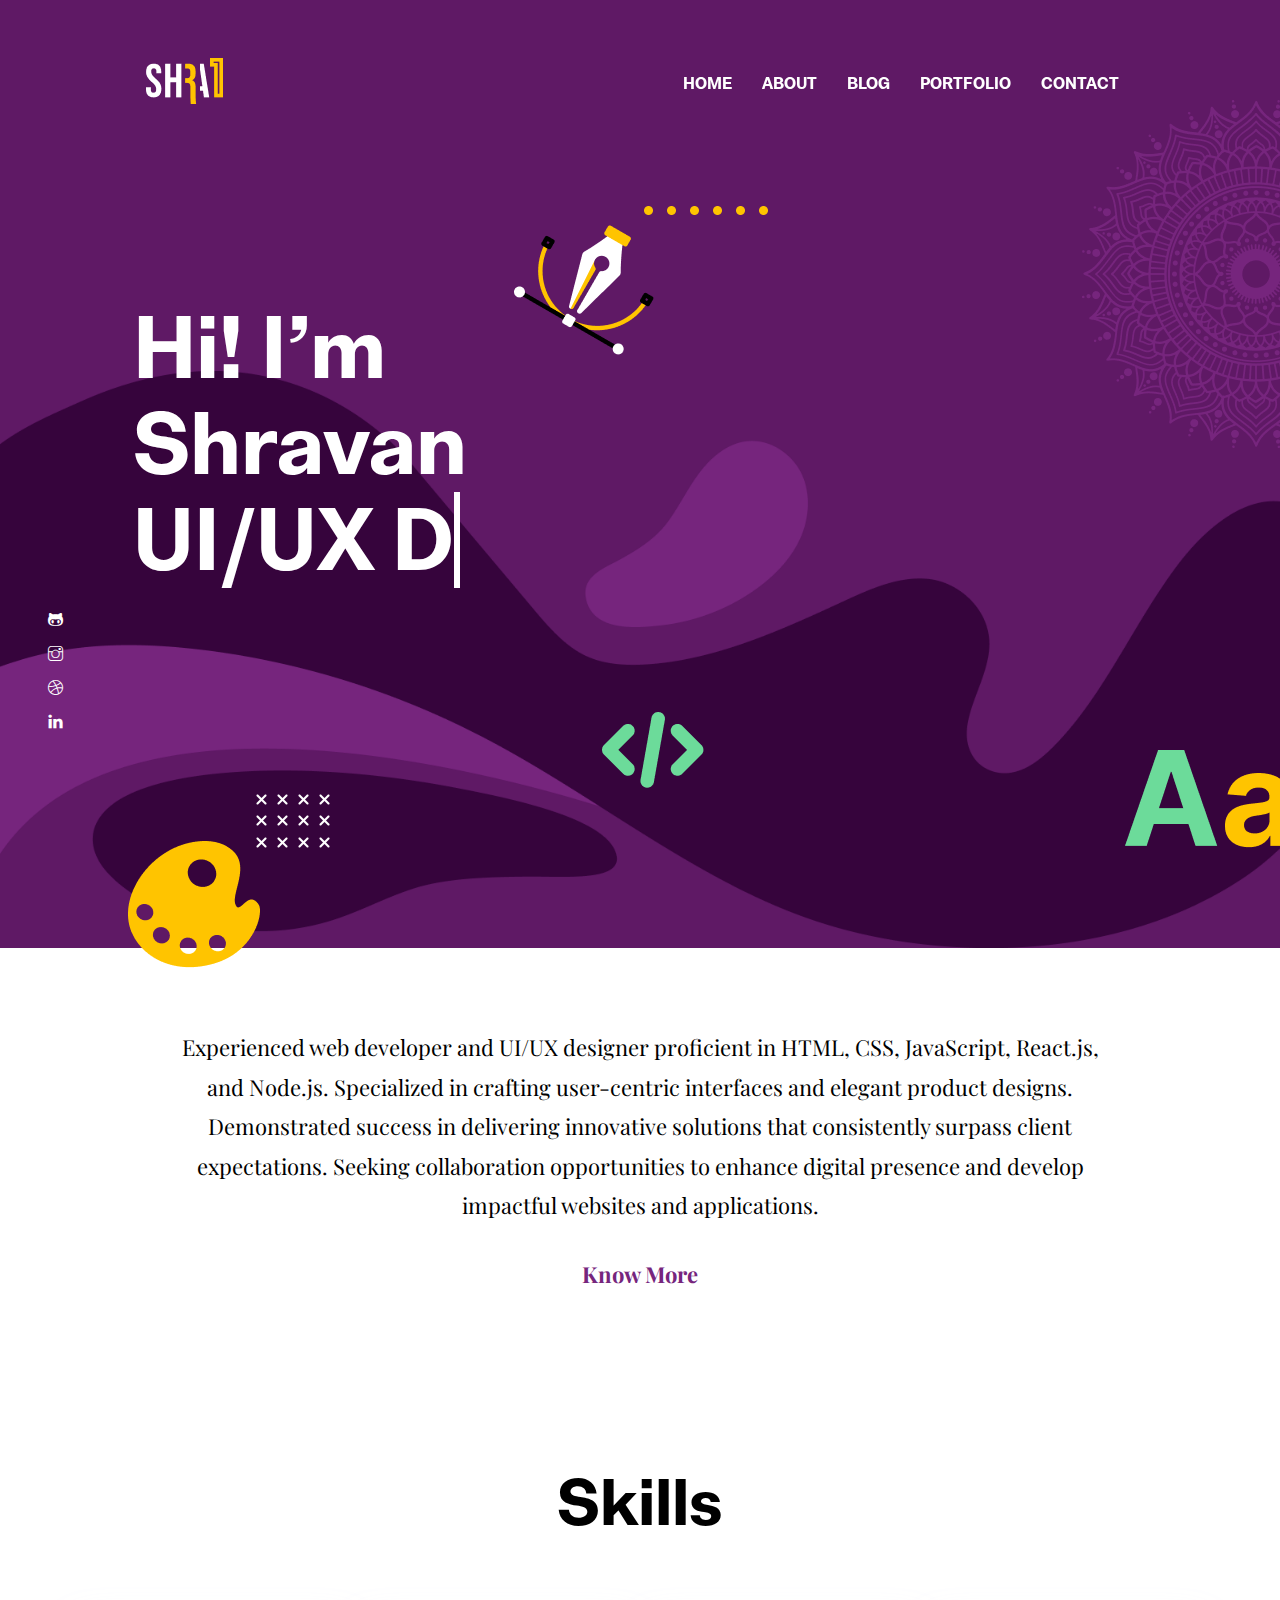
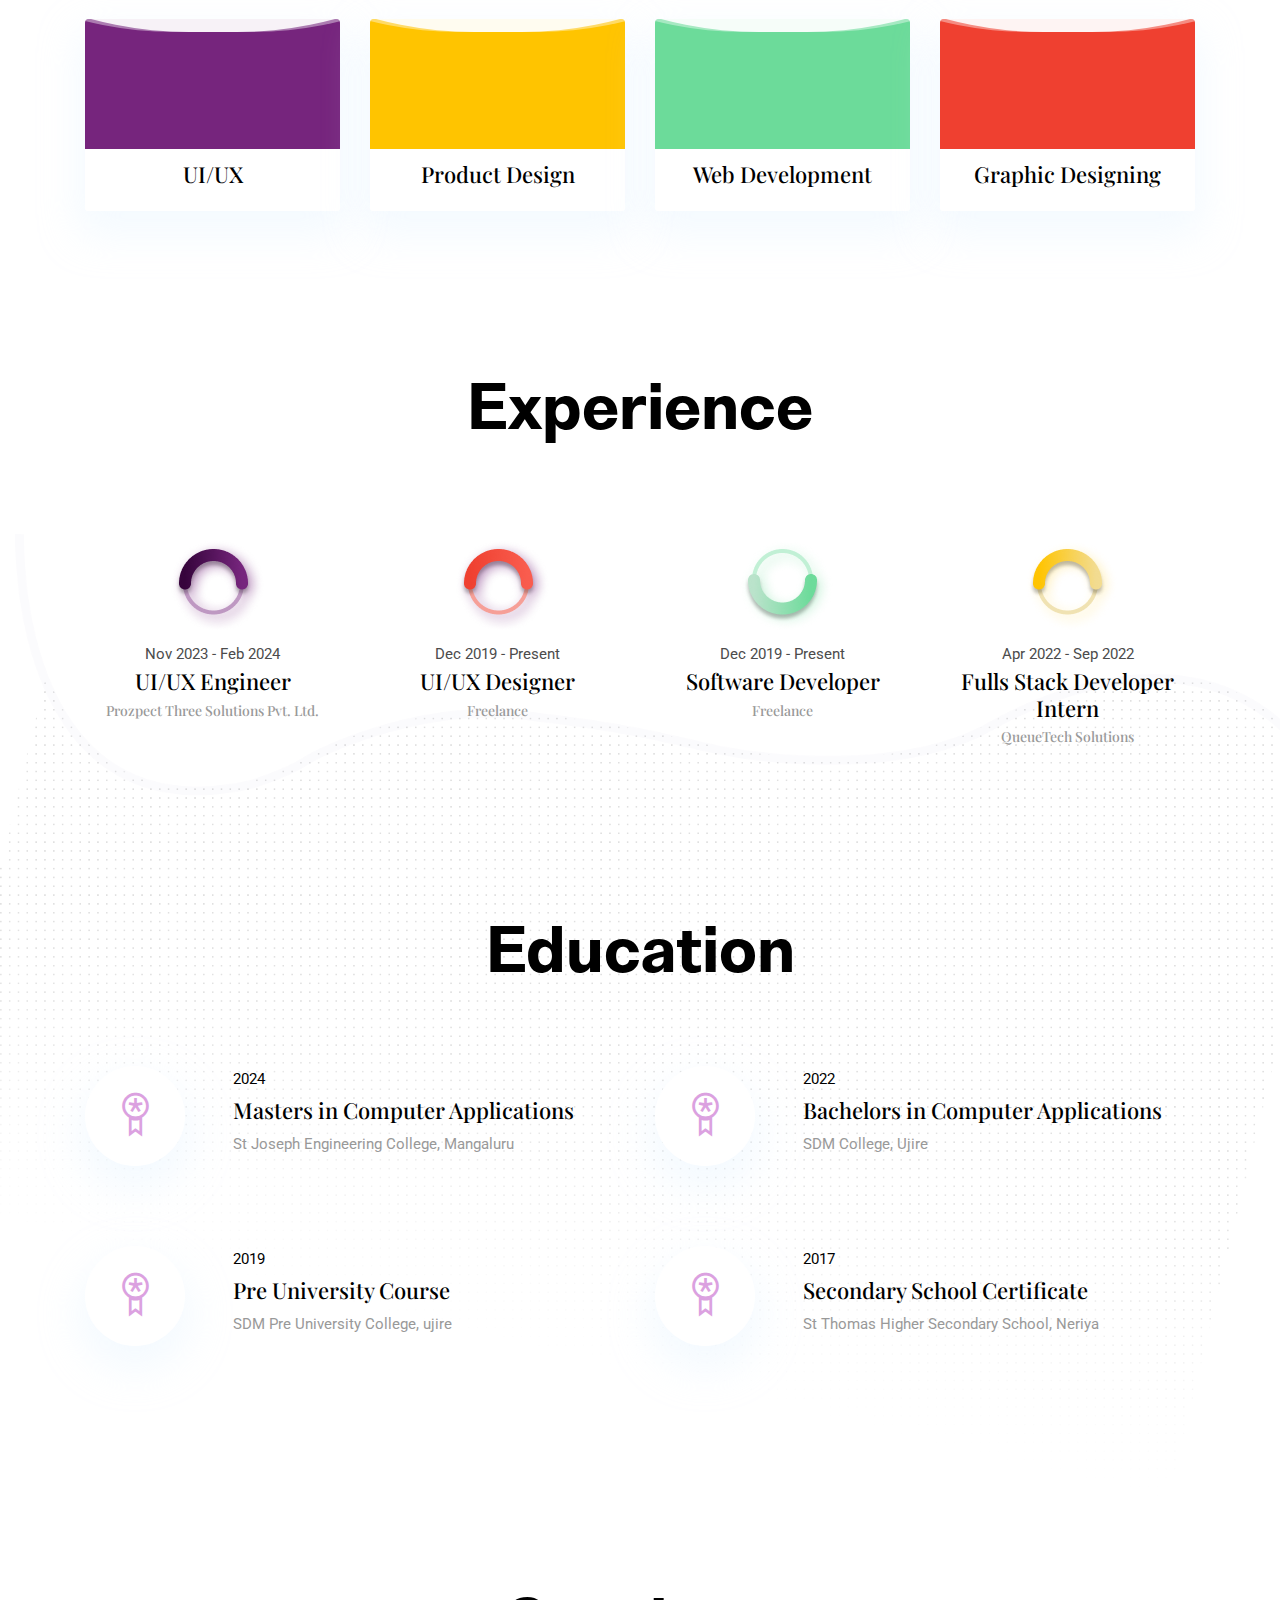
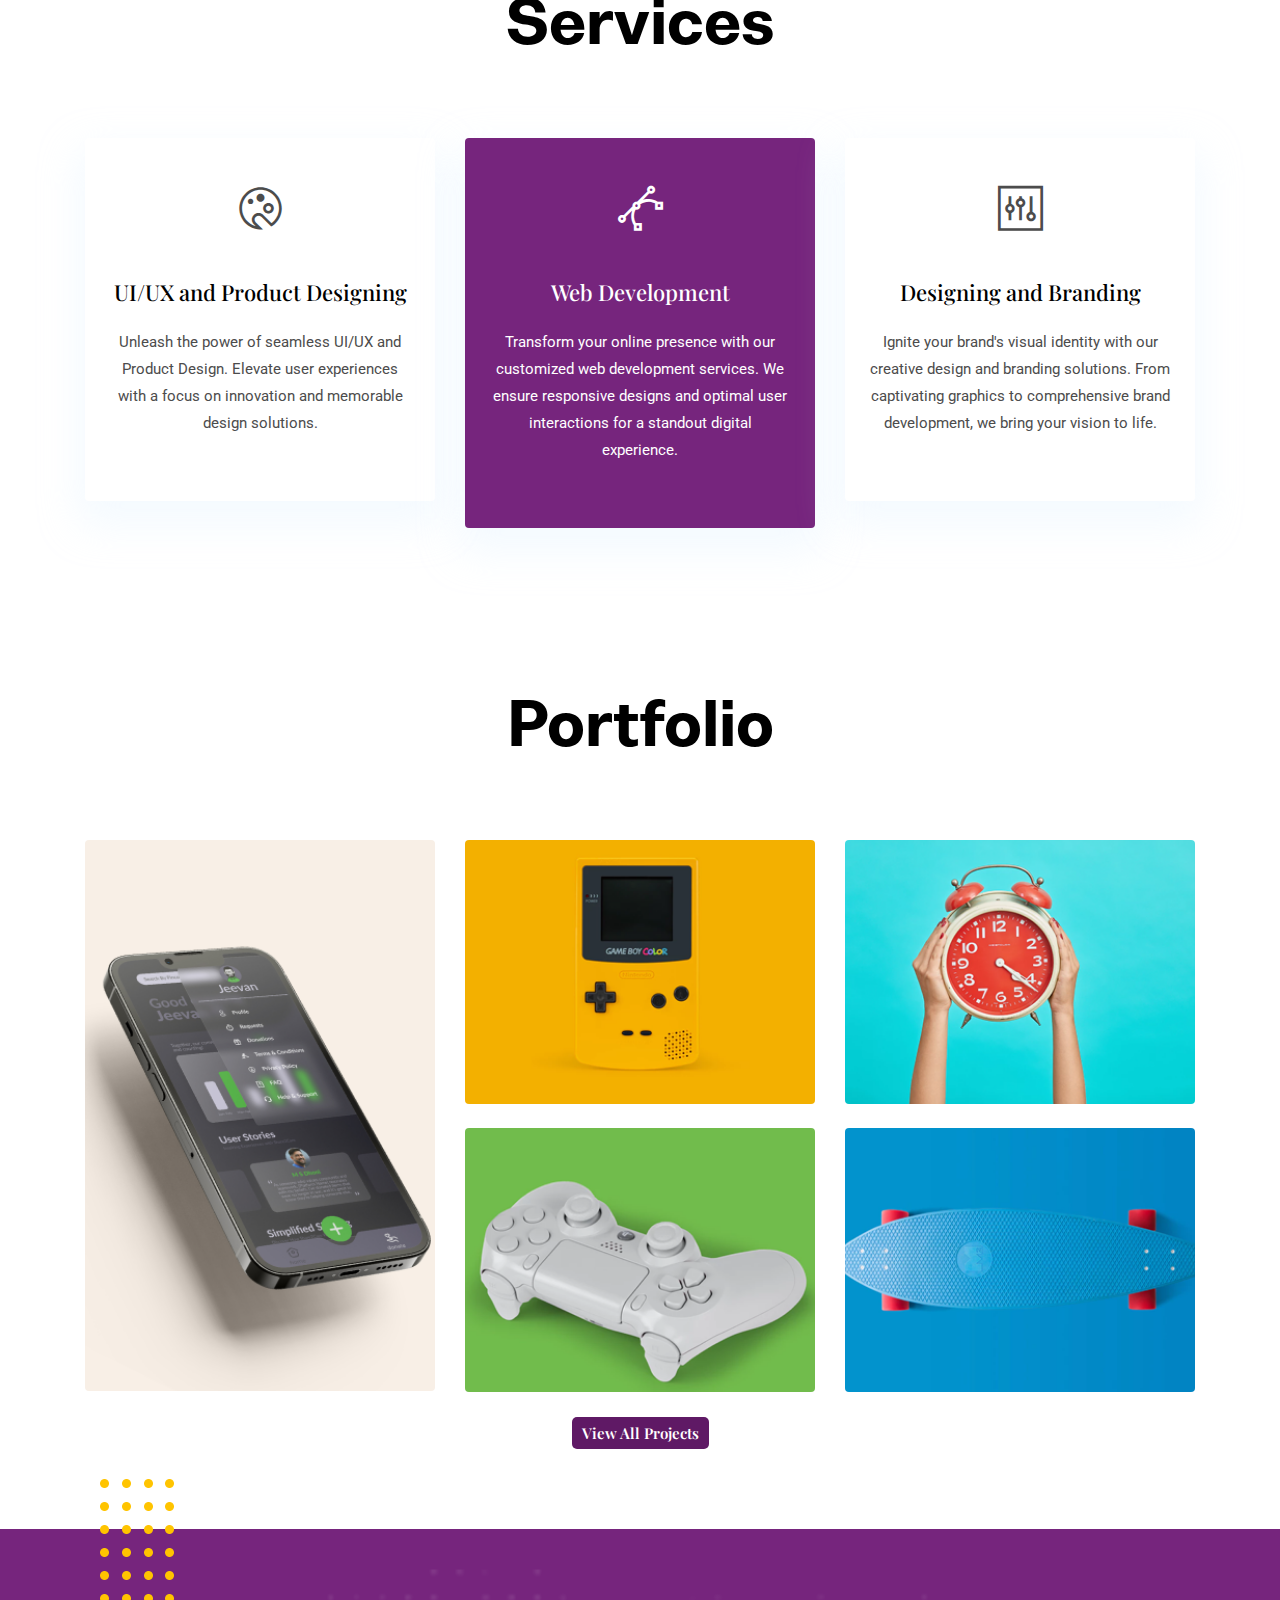
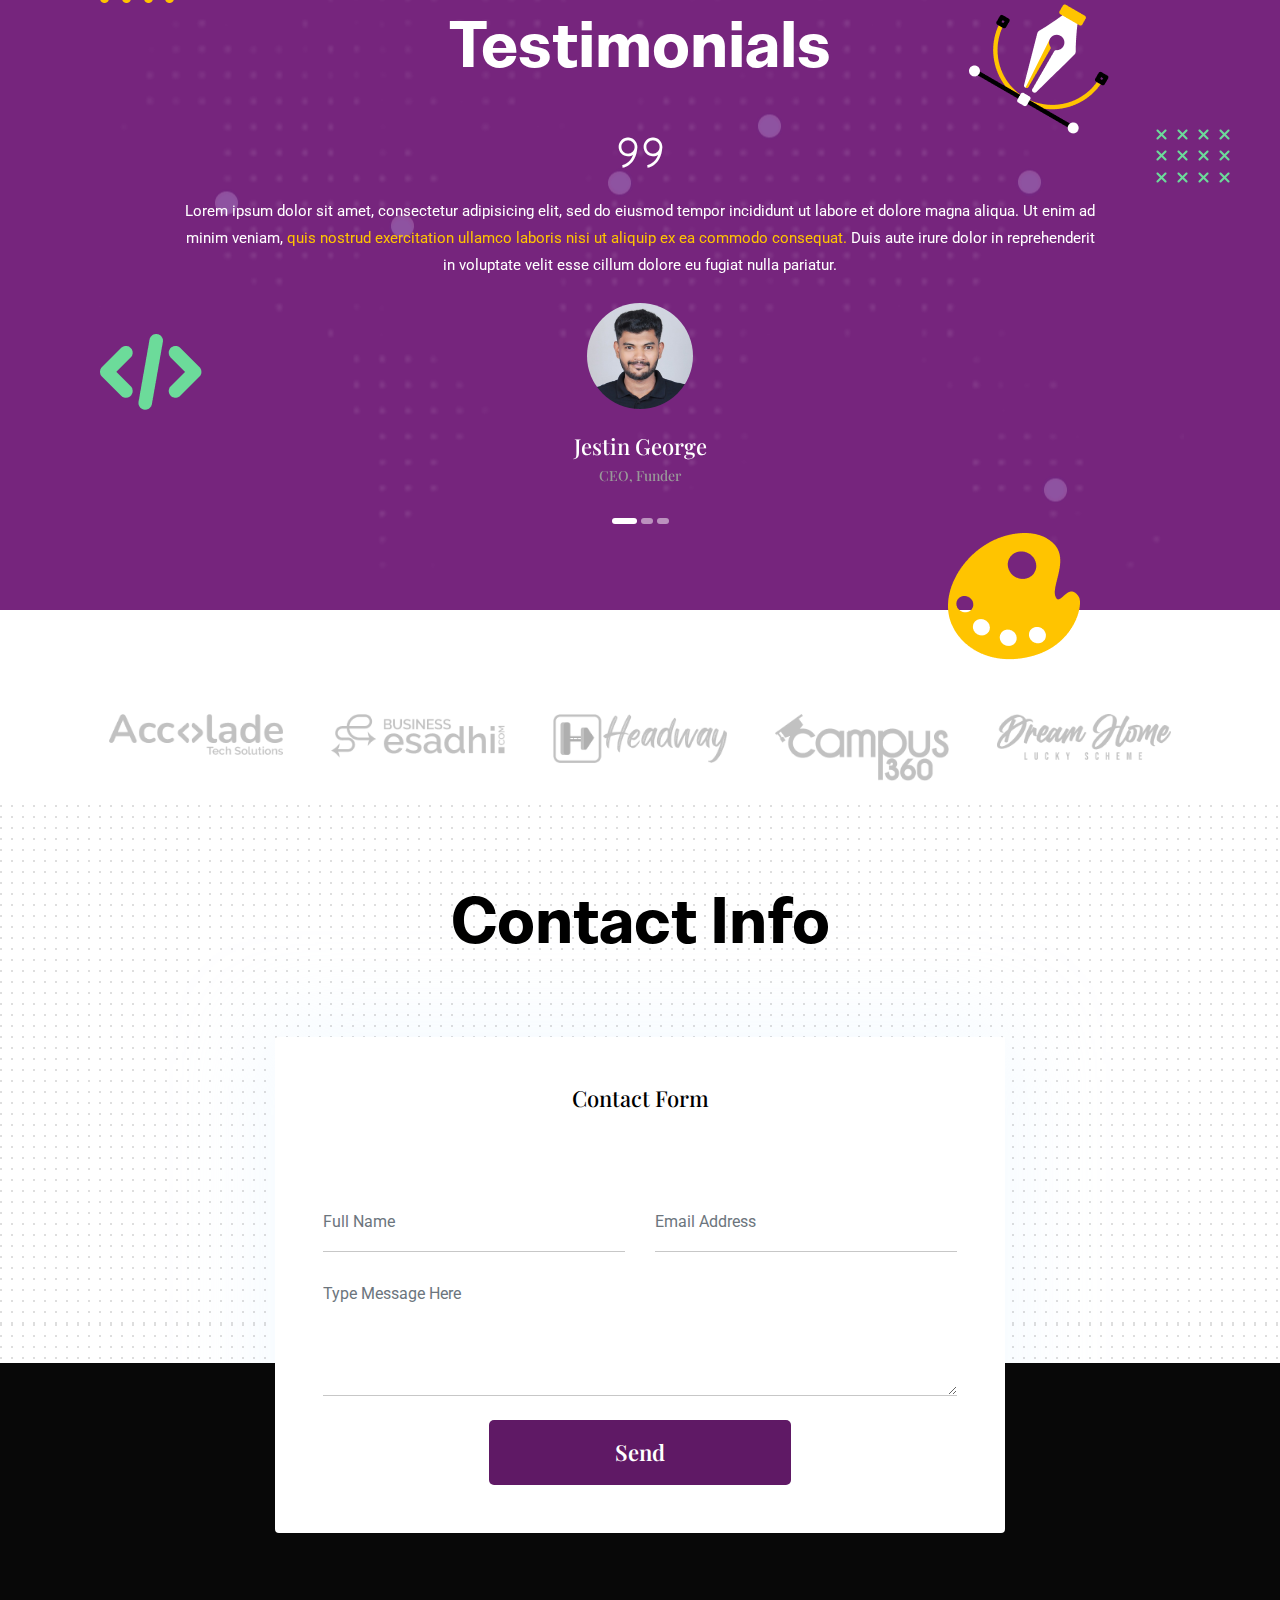
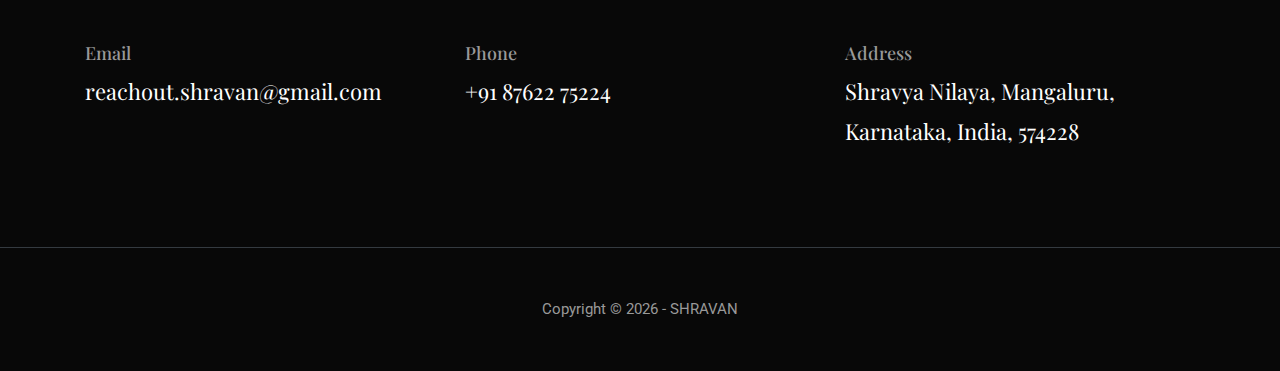
<file: index.html>
<!DOCTYPE html>
<html lang="zxx">
    <head>
        <meta charset="utf-8" />
        <title>Shravan | Portfolio</title>
        <link rel="icon" href="/images/favicon.svg" type="image/png" />

        <!-- mobile responsive meta -->
        <meta name="viewport" content="width=device-width, initial-scale=1" />
        <meta
            name="viewport"
            content="width=device-width, initial-scale=1, maximum-scale=1"
        />

        <!-- ** Plugins Needed for the Project ** -->
        <!-- Bootstrap -->
        <link rel="stylesheet" href="plugins/bootstrap/bootstrap.min.css" />
        <!-- slick slider -->
        <link rel="stylesheet" href="plugins/slick/slick.css" />
        <!-- themefy-icon -->
        <link rel="stylesheet" href="plugins/themify-icons/themify-icons.css" />

        <!-- Main Stylesheet -->
        <link href="css/style.css" rel="stylesheet" />

        <!--Favicon-->
        <link
            rel="shortcut icon"
            href="images/favicon.ico"
            type="image/x-icon"
        />
        <link rel="icon" href="images/favicon.svg" type="image/x-icon" />
    </head>

    <body>
        <header class="navigation fixed-top">
            <nav class="navbar navbar-expand-lg navbar-dark">
                <a class="navbar-brand font-tertiary h3" href="index.html"
                    ><img src="images/logo2.png" alt="Myself"
                /></a>
                <button
                    class="navbar-toggler"
                    type="button"
                    data-toggle="collapse"
                    data-target="#navigation"
                    aria-controls="navigation"
                    aria-expanded="false"
                    aria-label="Toggle navigation"
                >
                    <span class="navbar-toggler-icon"></span>
                </button>

                <div
                    class="collapse navbar-collapse text-center"
                    id="navigation"
                >
                    <ul class="navbar-nav ml-auto">
                        <li class="nav-item active">
                            <a class="nav-link" href="index.html">Home</a>
                        </li>
                        <li class="nav-item">
                            <a class="nav-link" href="about.html">about</a>
                        </li>
                        <li class="nav-item">
                            <a class="nav-link" href="blog.html">Blog</a>
                        </li>
                        <li class="nav-item">
                            <a class="nav-link" href="portfolio.html"
                                >Portfolio</a
                            >
                        </li>
                        <li class="nav-item">
                            <a class="nav-link" href="contact.html">Contact</a>
                        </li>
                    </ul>
                </div>
            </nav>
        </header>

        <!-- hero area -->
        <section class="hero-area bg-primary" id="parallax">
            <div class="container">
                <div class="row">
                    <div class="col-lg-11 mx-auto">
                        <h1 class="text-white font-tertiary">
                            Hi! I’m <br />
                            Shravan <br />
                            <span
                                class="typewrite"
                                data-period="1000"
                                data-type='[ "UI/UX Designer", "Product Designer", "Software Developer"]'
                                ><span class="wrap">
                                    UI/UX designer
                                </span></span
                            >
                        </h1>
                    </div>
                </div>
            </div>
            <div class="layer-bg w-100">
                <img
                    class="img-fluid w-100"
                    src="images/illustrations/leaf-bg2.png"
                    alt="bg-shape"
                />
            </div>
            <div class="layer" id="l2">
                <img src="images/illustrations/dots-cyan.png" alt="bg-shape" />
            </div>
            <div class="layer" id="l3">
                <img
                    src="images/illustrations/leaf-orange2.png"
                    alt="bg-shape"
                />
            </div>
            <div class="layer" id="l4">
                <img
                    src="images/illustrations/dots-orange2.png"
                    alt="bg-shape"
                />
            </div>
            <div class="layer" id="l5">
                <img
                    class="index-element-spin"
                    src="images/illustrations/leaf-yellow2.png"
                    alt="bg-shape"
                />
            </div>
            <div class="layer" id="l6">
                <img src="images/illustrations/leaf-cyan2.png" alt="bg-shape" />
            </div>
            <div class="layer" id="l7">
                <img
                    src="images/illustrations/dots-group-orange2.png"
                    alt="bg-shape"
                />
            </div>
            <div class="layer" id="l8">
                <img
                    src="images/illustrations/leaf-pink-round2.png"
                    alt="bg-shape"
                />
            </div>
            <div class="layer" id="l9">
                <img
                    src="images/illustrations/leaf-cyan-22.png"
                    alt="bg-shape"
                />
            </div>
            <!-- social icon -->
            <ul class="list-unstyled ml-5 mt-3 position-relative zindex-1">
                <li class="mb-3">
                    <a
                        class="text-white"
                        href="https://github.com/shravanss"
                        target="”_blank”"
                        ><i class="ti-github"></i
                    ></a>
                </li>
                <li class="mb-3">
                    <a
                        class="text-white"
                        href="https://www.instagram.com/shra1_666/"
                        target="”_blank”"
                        ><i class="ti-instagram"></i
                    ></a>
                </li>
                <li class="mb-3">
                    <a
                        class="text-white"
                        href="https://dribbble.com/shra1ss"
                        target="”_blank”"
                        ><i class="ti-dribbble"></i
                    ></a>
                </li>
                <li class="mb-3">
                    <a
                        class="text-white"
                        href="https://www.linkedin.com/in/shravan-ss"
                        target="”_blank”"
                        ><i class="ti-linkedin"></i
                    ></a>
                </li>
            </ul>
            <!-- /social icon -->
        </section>
        <!-- /hero area -->

        <!-- about -->
        <section class="section">
            <div class="container">
                <div class="row">
                    <div class="col-lg-10 mx-auto text-center">
                        <p class="font-secondary paragraph-lg text-dark">
                            Experienced web developer and UI/UX designer
                            proficient in HTML, CSS, JavaScript, React.js, and
                            Node.js. Specialized in crafting user-centric
                            interfaces and elegant product designs. Demonstrated
                            success in delivering innovative solutions that
                            consistently surpass client expectations. Seeking
                            collaboration opportunities to enhance digital
                            presence and develop impactful websites and
                            applications.
                        </p>
                        <a href="about.html" class="btn btn-transparent"
                            >know more</a
                        >
                    </div>
                </div>
            </div>
        </section>
        <!-- /about -->

        <!-- skills -->
        <section class="section">
            <div class="container">
                <div class="row">
                    <div class="col-lg-12 text-center">
                        <h2 class="section-title">Skills</h2>
                    </div>
                    <div class="col-lg-3 col-sm-6 mb-4 mb-lg-0">
                        <div class="card shadow text-center">
                            <div
                                class="position-relative rounded-top progress-wrapper"
                                data-color="#76257D"
                            >
                                <div class="wave" data-progress="90%"></div>
                            </div>
                            <div class="card-footer bg-white">
                                <h4 class="card-title">UI/UX</h4>
                            </div>
                        </div>
                    </div>
                    <div class="col-lg-3 col-sm-6 mb-4 mb-lg-0">
                        <div class="card shadow text-center">
                            <div
                                class="position-relative rounded-top progress-wrapper"
                                data-color="#FFC400"
                            >
                                <div class="wave" data-progress="90%"></div>
                            </div>
                            <div class="card-footer bg-white">
                                <h4 class="card-title">Product Design</h4>
                            </div>
                        </div>
                    </div>
                    <div class="col-lg-3 col-sm-6 mb-4 mb-lg-0">
                        <div class="card shadow text-center">
                            <div
                                class="position-relative rounded-top progress-wrapper"
                                data-color="#6CDB9A"
                            >
                                <div class="wave" data-progress="90%"></div>
                            </div>
                            <div class="card-footer bg-white">
                                <h4 class="card-title">Web Development</h4>
                            </div>
                        </div>
                    </div>
                    <div class="col-lg-3 col-sm-6 mb-4 mb-lg-0">
                        <div class="card shadow text-center">
                            <div
                                class="position-relative rounded-top progress-wrapper"
                                data-color="#EF4030"
                            >
                                <div class="wave" data-progress="90%"></div>
                            </div>
                            <div class="card-footer bg-white">
                                <h4 class="card-title">Graphic Designing</h4>
                            </div>
                        </div>
                    </div>
                </div>
            </div>
        </section>
        <!-- /skills -->

        <!-- experience -->
        <section class="section">
            <div class="container">
                <div class="row justify-content-around">
                    <div class="col-lg-12 text-center">
                        <h2 class="section-title">Experience</h2>
                    </div>
                    <div class="col-lg-3 col-md-4 text-center">
                        <img src="images/experience/icon-12.png" alt="icon" />
                        <p class="mb-0">Nov 2023 - Feb 2024</p>
                        <h4>UI/UX Engineer</h4>
                        <h6 class="text-light">
                            Prozpect Three Solutions Pvt. Ltd.
                        </h6>
                    </div>
                    <div class="col-lg-3 col-md-4 text-center">
                        <img src="images/experience/icon-42.png" alt="icon" />
                        <p class="mb-0">Dec 2019 - Present</p>
                        <h4>UI/UX Designer</h4>
                        <h6 class="text-light">Freelance</h6>
                    </div>
                    <div class="col-lg-3 col-md-4 text-center">
                        <img src="images/experience/icon-22.png" alt="icon" />
                        <p class="mb-0">Dec 2019 - Present</p>
                        <h4>Software Developer</h4>
                        <h6 class="text-light">Freelance</h6>
                    </div>
                    <div class="col-lg-3 col-md-4 text-center">
                        <img src="images/experience/icon-32.png" alt="icon" />
                        <p class="mb-0">Apr 2022 - Sep 2022</p>
                        <h4>Fulls Stack Developer Intern</h4>
                        <h6 class="text-light">QueueTech Solutions</h6>
                    </div>
                </div>
            </div>
        </section>
        <!-- ./experience -->

        <!-- education -->
        <section class="section position-relative">
            <div class="container">
                <div class="row">
                    <div class="col-lg-12 text-center">
                        <h2 class="section-title">Education</h2>
                    </div>
                    <div class="col-lg-6 col-md-6 mb-80">
                        <div class="d-flex">
                            <div class="mr-lg-5 mr-3">
                                <i
                                    class="ti-medall icon icon-light icon-bg bg-white shadow rounded-circle d-block"
                                ></i>
                            </div>
                            <div>
                                <p class="text-dark mb-1">2024</p>
                                <h4>Masters in Computer Applications</h4>
                                <p class="mb-0 text-light">
                                    St Joseph Engineering College, Mangaluru
                                </p>
                            </div>
                        </div>
                    </div>
                    <div class="col-lg-6 col-md-6 mb-80">
                        <div class="d-flex">
                            <div class="mr-lg-5 mr-3">
                                <i
                                    class="ti-medall icon icon-light icon-bg bg-white shadow rounded-circle d-block"
                                ></i>
                            </div>
                            <div>
                                <p class="text-dark mb-1">2022</p>
                                <h4>Bachelors in Computer Applications</h4>
                                <p class="mb-0 text-light">
                                    SDM College, Ujire
                                </p>
                            </div>
                        </div>
                    </div>
                    <div class="col-lg-6 col-md-6 mb-80">
                        <div class="d-flex">
                            <div class="mr-lg-5 mr-3">
                                <i
                                    class="ti-medall icon icon-light icon-bg bg-white shadow rounded-circle d-block"
                                ></i>
                            </div>
                            <div>
                                <p class="text-dark mb-1">2019</p>
                                <h4>Pre University Course</h4>
                                <p class="mb-0 text-light">
                                    SDM Pre University College, ujire
                                </p>
                            </div>
                        </div>
                    </div>
                    <div class="col-lg-6 col-md-6 mb-80">
                        <div class="d-flex">
                            <div class="mr-lg-5 mr-3">
                                <i
                                    class="ti-medall icon icon-light icon-bg bg-white shadow rounded-circle d-block"
                                ></i>
                            </div>
                            <div>
                                <p class="text-dark mb-1">2017</p>
                                <h4>Secondary School Certificate</h4>
                                <p class="mb-0 text-light">
                                    St Thomas Higher Secondary School, Neriya
                                </p>
                            </div>
                        </div>
                    </div>
                </div>
            </div>
            <!-- bg image -->
            <img
                class="img-fluid edu-bg-image w-100"
                src="images/backgrounds/education-bg.png"
                alt="bg-image"
            />
        </section>
        <!-- /education -->

        <!-- services -->
        <section class="section">
            <div class="container">
                <div class="row">
                    <div class="col-12 text-center">
                        <h2 class="section-title">Services</h2>
                    </div>
                    <div class="col-md-4 mb-4 mb-md-0">
                        <div class="card hover-shadow shadow">
                            <div class="card-body text-center px-4 py-5">
                                <i
                                    class="ti-palette icon mb-5 d-inline-block"
                                ></i>
                                <h4 class="mb-4">
                                    UI/UX and Product Designing
                                </h4>
                                <p>
                                    Unleash the power of seamless UI/UX and
                                    Product Design. Elevate user experiences
                                    with a focus on innovation and memorable
                                    design solutions.
                                </p>
                            </div>
                        </div>
                    </div>
                    <div class="col-md-4 mb-4 mb-md-0">
                        <div class="card active-bg-primary hover-shadow shadow">
                            <div class="card-body text-center px-4 py-5">
                                <i
                                    class="ti-vector icon mb-5 d-inline-block"
                                ></i>
                                <h4 class="mb-4">Web Development</h4>
                                <p>
                                    Transform your online presence with our
                                    customized web development services. We
                                    ensure responsive designs and optimal user
                                    interactions for a standout digital
                                    experience.
                                </p>
                            </div>
                        </div>
                    </div>
                    <div class="col-md-4 mb-4 mb-md-0">
                        <div class="card hover-shadow shadow">
                            <div class="card-body text-center px-4 py-5">
                                <i
                                    class="ti-panel icon mb-5 d-inline-block"
                                ></i>
                                <h4 class="mb-4">Designing and Branding</h4>
                                <p>
                                    Ignite your brand's visual identity with our
                                    creative design and branding solutions. From
                                    captivating graphics to comprehensive brand
                                    development, we bring your vision to life.
                                </p>
                            </div>
                        </div>
                    </div>
                </div>
            </div>
        </section>
        <!-- /services -->

        <!-- portfolio -->
        <section class="section">
            <div class="container">
                <div class="row">
                    <div class="col-12 text-center">
                        <h2 class="section-title">Portfolio</h2>
                    </div>
                </div>
                <div class="row shuffle-wrapper">
                    <div class="col-lg-4 col-6 mb-4 shuffle-item">
                        <div class="position-relative rounded hover-wrapper">
                            <img
                                src="images/portfolio/item-12.png"
                                alt="portfolio-image"
                                class="img-fluid rounded w-100"
                            />
                            <div class="hover-overlay">
                                <div class="hover-content">
                                    <a
                                        class="btn btn-light btn-sm"
                                        href="project-single.html"
                                        >view project</a
                                    >
                                </div>
                            </div>
                        </div>
                    </div>
                    <div class="col-lg-4 col-6 mb-4 shuffle-item">
                        <div class="position-relative rounded hover-wrapper">
                            <img
                                src="images/portfolio/item-2.png"
                                alt="portfolio-image"
                                class="img-fluid rounded w-100"
                            />
                            <div class="hover-overlay">
                                <div class="hover-content">
                                    <a
                                        class="btn btn-light btn-sm"
                                        href="project-single.html"
                                        >view project</a
                                    >
                                </div>
                            </div>
                        </div>
                    </div>
                    <div class="col-lg-4 col-6 mb-4 shuffle-item">
                        <div class="position-relative rounded hover-wrapper">
                            <img
                                src="images/portfolio/item-3.png"
                                alt="portfolio-image"
                                class="img-fluid rounded w-100"
                            />
                            <div class="hover-overlay">
                                <div class="hover-content">
                                    <a
                                        class="btn btn-light btn-sm"
                                        href="project-single.html"
                                        >view project</a
                                    >
                                </div>
                            </div>
                        </div>
                    </div>
                    <div class="col-lg-4 col-6 mb-4 shuffle-item">
                        <div class="position-relative rounded hover-wrapper">
                            <img
                                src="images/portfolio/item-4.png"
                                alt="portfolio-image"
                                class="img-fluid rounded w-100"
                            />
                            <div class="hover-overlay">
                                <div class="hover-content">
                                    <a
                                        class="btn btn-light btn-sm"
                                        href="project-single.html"
                                        >view project</a
                                    >
                                </div>
                            </div>
                        </div>
                    </div>
                    <div class="col-lg-4 col-6 mb-4 shuffle-item">
                        <div class="position-relative rounded hover-wrapper">
                            <img
                                src="images/portfolio/item-5.png"
                                alt="portfolio-image"
                                class="img-fluid rounded w-100"
                            />
                            <div class="hover-overlay">
                                <div class="hover-content">
                                    <a
                                        class="btn btn-light btn-sm"
                                        href="project-single.html"
                                        >view project</a
                                    >
                                </div>
                            </div>
                        </div>
                    </div>
                </div>
                <div class="view-all-works-div">
                    <!-- <a href="/portfolio.html">View all Projects</a> -->
                    <a href="portfolio.html" class="btn btn-xs btn-primary"
                        >View all Projects</a
                    >
                </div>
            </div>
        </section>
        <!-- /portfolio -->

        <!-- testimonial -->
        <section
            class="section bg-primary position-relative testimonial-bg-shapes"
        >
            <div class="container">
                <div class="row">
                    <div class="col-12 text-center">
                        <h2 class="section-title text-white mb-5">
                            Testimonials
                        </h2>
                    </div>
                    <div class="col-lg-10 mx-auto testimonial-slider">
                        <!-- slider-item -->
                        <div class="text-center testimonial-content">
                            <i
                                class="ti-quote-right text-white icon mb-4 d-inline-block"
                            ></i>
                            <p class="text-white mb-4">
                                Lorem ipsum dolor sit amet, consectetur
                                adipisicing elit, sed do eiusmod tempor
                                incididunt ut labore et dolore magna aliqua. Ut
                                enim ad minim veniam,
                                <strong
                                    >quis nostrud exercitation ullamco laboris
                                    nisi ut aliquip ex ea commodo
                                    consequat.</strong
                                >
                                Duis aute irure dolor in reprehenderit in
                                voluptate velit esse cillum dolore eu fugiat
                                nulla pariatur.
                            </p>
                            <img
                                class="img-fluid rounded-circle mb-4 d-inline-block"
                                src="images/testimonial/client-12.png"
                                alt="client-image"
                            />
                            <h4 class="text-white">Jestin George</h4>
                            <h6 class="text-light mb-4">CEO, Funder</h6>
                        </div>
                        <!-- slider-item -->
                        <div class="text-center testimonial-content">
                            <i
                                class="ti-quote-right text-white icon mb-4 d-inline-block"
                            ></i>
                            <p class="text-white mb-4">
                                Lorem ipsum dolor sit amet, consectetur
                                adipisicing elit, sed do eiusmod tempor
                                incididunt ut labore et dolore magna aliqua. Ut
                                enim ad minim veniam,
                                <strong
                                    >quis nostrud exercitation ullamco laboris
                                    nisi ut aliquip ex ea commodo
                                    consequat.</strong
                                >
                                Duis aute irure dolor in reprehenderit in
                                voluptate velit esse cillum dolore eu fugiat
                                nulla pariatur.
                            </p>
                            <img
                                class="img-fluid rounded-circle mb-4 d-inline-block"
                                src="images/testimonial/client-12.png"
                                alt="client-image"
                            />
                            <h4 class="text-white">Jesica Gomez</h4>
                            <h6 class="text-light mb-4">CEO, Funder</h6>
                        </div>
                        <!-- slider-item -->
                        <div class="text-center testimonial-content">
                            <i
                                class="ti-quote-right text-white icon mb-4 d-inline-block"
                            ></i>
                            <p class="text-white mb-4">
                                Lorem ipsum dolor sit amet, consectetur
                                adipisicing elit, sed do eiusmod tempor
                                incididunt ut labore et dolore magna aliqua. Ut
                                enim ad minim veniam,
                                <strong
                                    >quis nostrud exercitation ullamco laboris
                                    nisi ut aliquip ex ea commodo
                                    consequat.</strong
                                >
                                Duis aute irure dolor in reprehenderit in
                                voluptate velit esse cillum dolore eu fugiat
                                nulla pariatur.
                            </p>
                            <img
                                class="img-fluid rounded-circle mb-4 d-inline-block"
                                src="images/testimonial/client-12.png"
                                alt="client-image"
                            />
                            <h4 class="text-white">Jesica Gomez</h4>
                            <h6 class="text-light mb-4">CEO, Funder</h6>
                        </div>
                    </div>
                </div>
            </div>
            <!-- bg shapes -->
            <img
                src="images/backgrounds/map2.png"
                alt="map"
                class="img-fluid bg-map"
            />
            <img
                src="images/illustrations/dots-group-v2.png"
                alt="bg-shape"
                class="img-fluid bg-shape-1"
            />
            <img
                src="images/illustrations/leaf-orange2.png"
                alt="bg-shape"
                class="img-fluid bg-shape-2"
            />
            <img
                src="images/illustrations/dots-group-sm2.png"
                alt="bg-shape"
                class="img-fluid bg-shape-3"
            />
            <img
                src="images/illustrations/leaf-pink-round2.png"
                alt="bg-shape"
                class="img-fluid bg-shape-4"
            />
            <img
                src="images/illustrations/leaf-cyan2.png"
                alt="bg-shape"
                class="img-fluid bg-shape-5"
            />
        </section>
        <!-- /testimonial -->

        <!-- client logo slider -->
        <section class="section pb-0">
            <div class="container">
                <div class="client-logo-slider d-flex align-items-center">
                    <a href="#" class="text-center d-block outline-0 p-4"
                        ><img
                            class="d-unset img-fluid"
                            src="images/clients-logo/accolade-logo.png"
                            alt="client-logo"
                    /></a>
                    <a href="" class="text-center d-block outline-0 p-4"
                        ><img
                            class="d-unset img-fluid"
                            src="images/clients-logo/esadhi-logo.png"
                            alt="client-logo"
                    /></a>
                    <a href="#" class="text-center d-block outline-0 p-4"
                        ><img
                            class="d-unset img-fluid"
                            src="images/clients-logo/headway-logo.png"
                            alt="client-logo"
                    /></a>
                    <a href="#" class="text-center d-block outline-0 p-4"
                        ><img
                            class="d-unset img-fluid"
                            src="images/clients-logo/campus360-logo.png"
                            alt="client-logo"
                    /></a>
                    <a href="#" class="text-center d-block outline-0 p-4"
                        ><img
                            class="d-unset img-fluid"
                            src="images/clients-logo/dreamhome-logo.png"
                            alt="client-logo"
                    /></a>
                    <a href="#" class="text-center d-block outline-0 p-4"
                        ><img
                            class="d-unset img-fluid"
                            src="images/clients-logo/woodhouse-logo.png"
                            alt="client-logo"
                    /></a>
                    <!-- <a href="#" class="text-center d-block outline-0 p-4"><img class="d-unset img-fluid"
          src="images/clients-logo/client-logo-2.png" alt="client-logo"></a>
      <a href="#" class="text-center d-block outline-0 p-4"><img class="d-unset img-fluid"
          src="images/clients-logo/client-logo-3.png" alt="client-logo"></a>
      <a href="#" class="text-center d-block outline-0 p-4"><img class="d-unset img-fluid"
          src="images/clients-logo/client-logo-4.png" alt="client-logo"></a>
      <a href="#" class="text-center d-block outline-0 p-4"><img class="d-unset img-fluid"
          src="images/clients-logo/client-logo-5.png" alt="client-logo"></a> -->
                </div>
            </div>
        </section>
        <!-- /client logo slider -->

        <!-- blog -->
        <!-- <section class="section">
            <div class="container">
                <div class="row">
                    <div class="col-12 text-center">
                        <h2 class="section-title">Blogs</h2>
                    </div>
                    <div class="col-lg-4 col-sm-6 mb-4 mb-lg-0">
                        <article class="card shadow">
                            <img
                                class="rounded card-img-top"
                                src="images/blog/post-3.jpg"
                                alt="post-thumb"
                            />
                            <div class="card-body">
                                <h4 class="card-title">
                                    <a class="text-dark" href="blog-single.html"
                                        >Amazon increase income 1.5 Million</a
                                    >
                                </h4>
                                <p class="cars-text">
                                    Lorem ipsum dolor sit amet, consectetur
                                    adipisicing elit, sed do eiusmod tempor
                                    incididunt ut labore et dolore magna aliqua.
                                </p>
                                <a
                                    href="blog-single.html"
                                    class="btn btn-xs btn-primary"
                                    >Read More</a
                                >
                            </div>
                        </article>
                    </div>
                    <div class="col-lg-4 col-sm-6 mb-4 mb-lg-0">
                        <article class="card shadow">
                            <img
                                class="rounded card-img-top"
                                src="images/blog/post-4.jpg"
                                alt="post-thumb"
                            />
                            <div class="card-body">
                                <h4 class="card-title">
                                    <a class="text-dark" href="blog-single.html"
                                        >Amazon increase income 1.5 Million</a
                                    >
                                </h4>
                                <p class="cars-text">
                                    Lorem ipsum dolor sit amet, consectetur
                                    adipisicing elit, sed do eiusmod tempor
                                    incididunt ut labore et dolore magna aliqua.
                                </p>
                                <a
                                    href="blog-single.html"
                                    class="btn btn-xs btn-primary"
                                    >Read More</a
                                >
                            </div>
                        </article>
                    </div>
                    <div class="col-lg-4 col-sm-6 mb-4 mb-lg-0">
                        <article class="card shadow">
                            <img
                                class="rounded card-img-top"
                                src="images/blog/post-2.jpg"
                                alt="post-thumb"
                            />
                            <div class="card-body">
                                <h4 class="card-title">
                                    <a class="text-dark" href="blog-single.html"
                                        >Amazon increase income 1.5 Million</a
                                    >
                                </h4>
                                <p class="cars-text">
                                    Lorem ipsum dolor sit amet, consectetur
                                    adipisicing elit, sed do eiusmod tempor
                                    incididunt ut labore et dolore magna aliqua.
                                </p>
                                <a
                                    href="blog-single.html"
                                    class="btn btn-xs btn-primary"
                                    >Read More</a
                                >
                            </div>
                        </article>
                    </div>
                </div>
            </div>
        </section> -->
        <!-- /blog -->

        <!-- contact -->
        <section
            class="section section-on-footer"
            data-background="images/backgrounds/bg-dots.png"
        >
            <div class="container">
                <div class="row">
                    <div class="col-12 text-center">
                        <h2 class="section-title">Contact Info</h2>
                    </div>
                    <div class="col-lg-8 mx-auto">
                        <div
                            class="bg-white rounded text-center p-5 shadow-down"
                        >
                            <h4 class="mb-80">Contact Form</h4>
                            <form action="#" class="row">
                                <div class="col-md-6">
                                    <input
                                        type="text"
                                        id="name"
                                        name="name"
                                        placeholder="Full Name"
                                        class="form-control px-0 mb-4"
                                    />
                                </div>
                                <div class="col-md-6">
                                    <input
                                        type="email"
                                        id="email"
                                        name="email"
                                        placeholder="Email Address"
                                        class="form-control px-0 mb-4"
                                    />
                                </div>
                                <div class="col-12">
                                    <textarea
                                        name="message"
                                        id="message"
                                        class="form-control px-0 mb-4"
                                        placeholder="Type Message Here"
                                    ></textarea>
                                </div>
                                <div class="col-lg-6 col-10 mx-auto">
                                    <button class="btn btn-primary w-100">
                                        send
                                    </button>
                                </div>
                            </form>
                        </div>
                    </div>
                </div>
            </div>
        </section>
        <!-- /contact -->

        <!-- footer -->
        <footer class="bg-dark footer-section">
            <div class="section">
                <div class="container">
                    <div class="row">
                        <div class="col-md-4">
                            <h5 class="text-light">Email</h5>
                            <p class="text-white paragraph-lg font-secondary">
                                reachout.shravan@gmail.com
                            </p>
                        </div>
                        <div class="col-md-4">
                            <h5 class="text-light">Phone</h5>
                            <p class="text-white paragraph-lg font-secondary">
                                +91 87622 75224
                            </p>
                        </div>
                        <div class="col-md-4">
                            <h5 class="text-light">Address</h5>
                            <p class="text-white paragraph-lg font-secondary">
                                Shravya Nilaya, Mangaluru, Karnataka, India,
                                574228
                            </p>
                        </div>
                    </div>
                </div>
            </div>
            <div class="border-top text-center border-dark py-5">
                <p class="mb-0 text-light">
                    Copyright ©
                    <script>
                        var CurrentYear = new Date().getFullYear()
                        document.write(CurrentYear)
                    </script>
                    - SHRAVAN
                </p>
            </div>
        </footer>
        <!-- /footer -->

        <!-- jQuery -->
        <!-- <script src="plugins/jQuery/jquery.min.js"></script> -->
        <script src="https://code.jquery.com/jquery-3.6.0.min.js"></script>
        <!-- Bootstrap JS -->
        <script src="plugins/bootstrap/bootstrap.min.js"></script>
        <!-- slick slider -->
        <script src="plugins/slick/slick.min.js"></script>
        <!-- filter -->
        <script src="plugins/shuffle/shuffle.min.js"></script>

        <!-- Main Script -->
        <script async src="js/script.js"></script>
        <script async src="js/indexTypingEffectHandler.js"></script>
    </body>
</html>
</file>
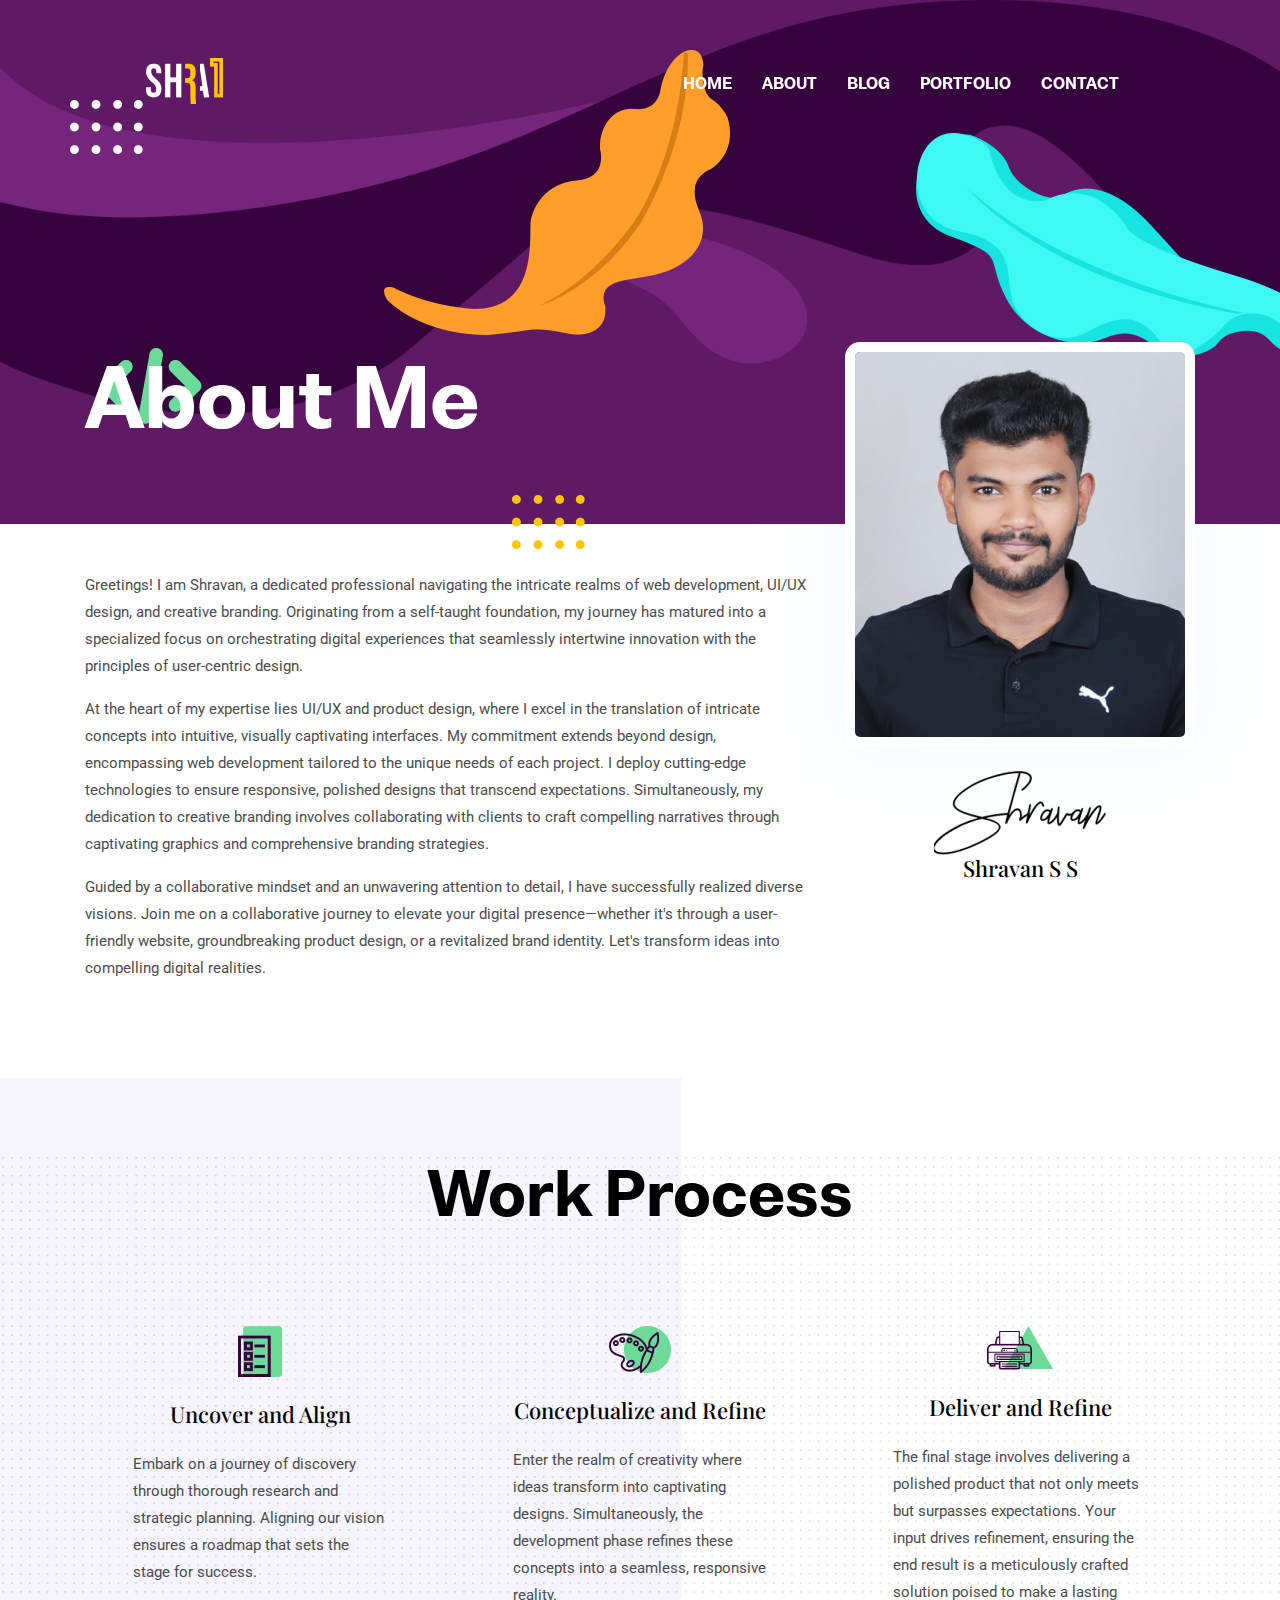
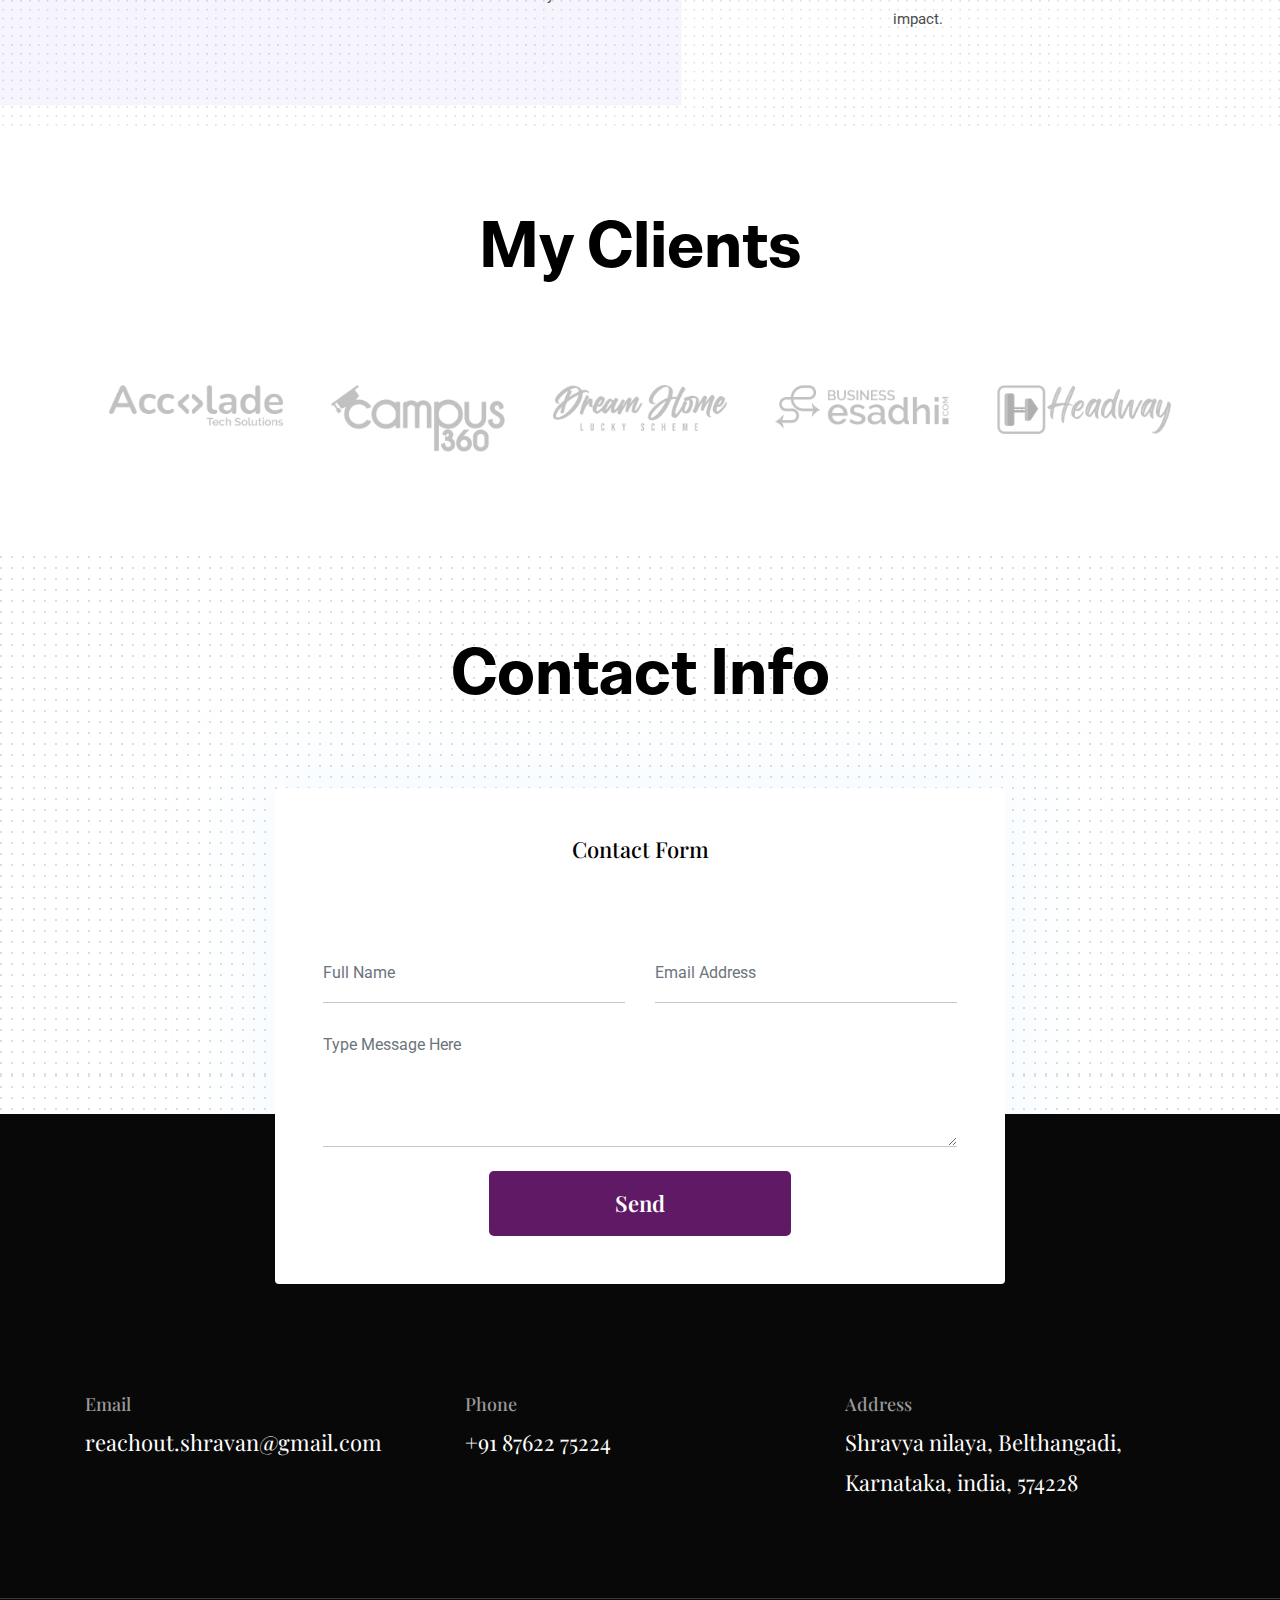
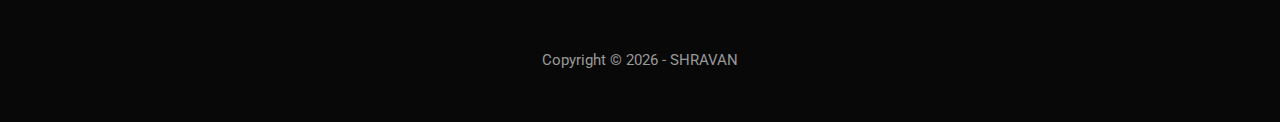
<file: about.html>
<!DOCTYPE html>
<html lang="zxx">
    <head>
        <meta charset="utf-8" />
        <title>Portfolio Template</title>

        <!-- mobile responsive meta -->
        <meta name="viewport" content="width=device-width, initial-scale=1" />
        <meta
            name="viewport"
            content="width=device-width, initial-scale=1, maximum-scale=1"
        />

        <!-- ** Plugins Needed for the Project ** -->
        <!-- Bootstrap -->
        <link rel="stylesheet" href="plugins/bootstrap/bootstrap.min.css" />
        <!-- slick slider -->
        <link rel="stylesheet" href="plugins/slick/slick.css" />
        <!-- themefy-icon -->
        <link rel="stylesheet" href="plugins/themify-icons/themify-icons.css" />

        <!-- Main Stylesheet -->
        <link href="css/style.css" rel="stylesheet" />

        <!--Favicon-->
        <link
            rel="shortcut icon"
            href="images/favicon.ico"
            type="image/x-icon"
        />
        <link rel="icon" href="images/favicon.ico" type="image/x-icon" />
    </head>

    <body>
        <header class="navigation fixed-top">
            <nav class="navbar navbar-expand-lg navbar-dark">
                <a class="navbar-brand font-tertiary h3" href="index.html"
                    ><img src="images/logo2.png" alt="Myself"
                /></a>
                <button
                    class="navbar-toggler"
                    type="button"
                    data-toggle="collapse"
                    data-target="#navigation"
                    aria-controls="navigation"
                    aria-expanded="false"
                    aria-label="Toggle navigation"
                >
                    <span class="navbar-toggler-icon"></span>
                </button>

                <div
                    class="collapse navbar-collapse text-center"
                    id="navigation"
                >
                    <ul class="navbar-nav ml-auto">
                        <li class="nav-item active">
                            <a class="nav-link" href="index.html">Home</a>
                        </li>
                        <li class="nav-item">
                            <a class="nav-link" href="about.html">about</a>
                        </li>
                        <li class="nav-item">
                            <a class="nav-link" href="blog.html">Blog</a>
                        </li>
                        <li class="nav-item">
                            <a class="nav-link" href="portfolio.html"
                                >Portfolio</a
                            >
                        </li>
                        <li class="nav-item">
                            <a class="nav-link" href="contact.html">Contact</a>
                        </li>
                    </ul>
                </div>
            </nav>
        </header>

        <!-- page title -->
        <section
            class="page-title-alt bg-primary position-relative about-page-sec"
        >
            <div class="container">
                <div class="row">
                    <div class="col-12">
                        <h1 class="text-white font-tertiary">About Me</h1>
                    </div>
                </div>
            </div>
            <!-- background shapes -->
            <img
                src="images/illustrations/leaf-bg-top2.png"
                alt="illustrations"
                class="bg-shape-1 w-100"
            />
            <img
                src="images/illustrations/dots-group-sm3.png"
                alt="illustrations"
                class="bg-shape-2"
            />
            <img
                src="images/illustrations/leaf-yellow.png"
                alt="illustrations"
                class="bg-shape-3"
            />
            <img
                src="images/illustrations/leaf-pink-round2.png"
                alt="illustrations"
                class="bg-shape-4"
            />
            <img
                src="images/illustrations/dots-group-cyan2.png"
                alt="illustrations"
                class="bg-shape-5"
            />
            <img
                src="images/illustrations/leaf-cyan-lg.png"
                alt="illustrations"
                class="bg-shape-6"
            />
        </section>
        <!-- /page title -->

        <!-- about -->
        <section class="section pt-5">
            <div class="container">
                <div class="row">
                    <div class="col-md-8">
                        <p>
                            Greetings! I am Shravan, a dedicated professional
                            navigating the intricate realms of web development,
                            UI/UX design, and creative branding. Originating
                            from a self-taught foundation, my journey has
                            matured into a specialized focus on orchestrating
                            digital experiences that seamlessly intertwine
                            innovation with the principles of user-centric
                            design.
                        </p>
                        <p>
                            At the heart of my expertise lies UI/UX and product
                            design, where I excel in the translation of
                            intricate concepts into intuitive, visually
                            captivating interfaces. My commitment extends beyond
                            design, encompassing web development tailored to the
                            unique needs of each project. I deploy cutting-edge
                            technologies to ensure responsive, polished designs
                            that transcend expectations. Simultaneously, my
                            dedication to creative branding involves
                            collaborating with clients to craft compelling
                            narratives through captivating graphics and
                            comprehensive branding strategies.
                        </p>
                        <p>
                            Guided by a collaborative mindset and an unwavering
                            attention to detail, I have successfully realized
                            diverse visions. Join me on a collaborative journey
                            to elevate your digital presence—whether it's
                            through a user-friendly website, groundbreaking
                            product design, or a revitalized brand identity.
                            Let's transform ideas into compelling digital
                            realities.
                        </p>
                    </div>
                    <div class="col-md-4 text-center drag-lg-top">
                        <div class="shadow-down mb-4">
                            <img
                                src="images/about/author.jpg"
                                alt="author"
                                class="img-fluid w-100 rounded-lg border-thick border-white"
                            />
                        </div>
                        <img
                            src="images/about/signature.png"
                            alt="signature"
                            class="img-fluid"
                        />
                        <h4>Shravan S S</h4>
                    </div>
                </div>
            </div>
        </section>
        <!-- /about -->

        <!-- Work Process -->
        <section
            class="section bg-cover"
            data-background="images/backgrounds/team-bg.png"
        >
            <div class="container">
                <div class="row justify-content-around">
                    <div class="col-lg-12 text-center">
                        <h2 class="section-title">Work Process</h2>
                    </div>
                    <div
                        class="col-lg-3 col-md-4 text-center hover-shadow pt-3"
                    >
                        <div class="">
                            <img
                                src="images/icons/plan2.png"
                                class="mb-4"
                                alt="icon"
                            />
                            <h4 class="mb-4">Uncover and Align</h4>
                            <p class="work-process-para">
                                Embark on a journey of discovery through
                                thorough research and strategic planning.
                                Aligning our vision ensures a roadmap that sets
                                the stage for success.
                            </p>
                        </div>
                    </div>
                    <div
                        class="col-lg-3 col-md-4 text-center hover-shadow pt-3"
                    >
                        <img
                            src="images/icons/design2.png"
                            class="mb-4"
                            alt="icon"
                        />
                        <h4 class="mb-4">Conceptualize and Refine</h4>
                        <p class="work-process-para">
                            Enter the realm of creativity where ideas transform
                            into captivating designs. Simultaneously, the
                            development phase refines these concepts into a
                            seamless, responsive reality.
                        </p>
                    </div>
                    <div
                        class="col-lg-3 col-md-4 text-center hover-shadow pt-3"
                    >
                        <img
                            src="images/icons/print2.png"
                            class="mb-4"
                            alt="icon"
                        />
                        <h4 class="mb-4">Deliver and Refine</h4>
                        <p class="work-process-para">
                            The final stage involves delivering a polished
                            product that not only meets but surpasses
                            expectations. Your input drives refinement, ensuring
                            the end result is a meticulously crafted solution
                            poised to make a lasting impact.
                        </p>
                    </div>
                </div>
            </div>
        </section>
        <!-- ./Work Process -->

        <!-- team -->
        <!-- <section class="section bg-cover" data-background="images/backgrounds/team-bg.png">
  <div class="container">
    <div class="row">
      <div class="col-12 text-center">
        <h2 class="section-title">My Team</h2>
      </div>
      <div class="col-md-4 col-sm-6 mb-4 mb-md-0">
        <div class="card text-center">
          <img src="images/team/member-1.png" class="card-img-top">
          <div class="card-body">
            <h4 class="card-title">Jack Schenziwe</h4>
            <p class="text-light font-secondary">Project Manager</p>
          </div>
        </div>
      </div>
      <div class="col-md-4 col-sm-6 mb-4 mb-md-0">
        <div class="card text-center">
          <img src="images/team/member-2.png" class="card-img-top">
          <div class="card-body">
            <h4 class="card-title">Jack Schenziwe</h4>
            <p class="text-light font-secondary">Project Manager</p>
          </div>
        </div>
      </div>
      <div class="col-md-4 col-sm-6 mb-4 mb-md-0">
        <div class="card text-center">
          <img src="images/team/member-3.png" class="card-img-top">
          <div class="card-body">
            <h4 class="card-title">Jack Schenziwe</h4>
            <p class="text-light font-secondary">Project Manager</p>
          </div>
        </div>
      </div>
    </div>
  </div>
</section> -->
        <!-- /team -->

        <!-- clients -->
        <section class="section">
            <div class="container">
                <div class="row">
                    <div class="col-12 text-center">
                        <h2 class="section-title">My Clients</h2>
                    </div>
                </div>
                <div class="row">
                    <div class="col-12">
                        <div
                            class="client-logo-slider d-flex align-items-center"
                        >
                            <a
                                href="#"
                                class="text-center d-block outline-0 p-4"
                                ><img
                                    class="d-unset img-fluid"
                                    src="images/clients-logo/accolade-logo.png"
                                    alt="client-logo"
                            /></a>
                            <a
                                href="#"
                                class="text-center d-block outline-0 p-4"
                                ><img
                                    class="d-unset img-fluid"
                                    src="images/clients-logo/campus360-logo.png"
                                    alt="client-logo"
                            /></a>
                            <a
                                href="#"
                                class="text-center d-block outline-0 p-4"
                                ><img
                                    class="d-unset img-fluid"
                                    src="images/clients-logo/dreamhome-logo.png"
                                    alt="client-logo"
                            /></a>
                            <a
                                href="#"
                                class="text-center d-block outline-0 p-4"
                                ><img
                                    class="d-unset img-fluid"
                                    src="images/clients-logo//esadhi-logo.png"
                                    alt="client-logo"
                            /></a>
                            <a
                                href="#"
                                class="text-center d-block outline-0 p-4"
                                ><img
                                    class="d-unset img-fluid"
                                    src="images/clients-logo/headway-logo.png"
                                    alt="client-logo"
                            /></a>
                            <a
                                href="#"
                                class="text-center d-block outline-0 p-4"
                                ><img
                                    class="d-unset img-fluid"
                                    src="images/clients-logo/woodhouse-logo.png"
                                    alt="client-logo"
                            /></a>
                            <!-- <a href="#" class="text-center d-block outline-0 p-4"><img class="d-unset img-fluid"
              src="images/clients-logo/client-logo-2.png" alt="client-logo"></a>
          <a href="#" class="text-center d-block outline-0 p-4"><img class="d-unset img-fluid"
              src="images/clients-logo/client-logo-3.png" alt="client-logo"></a>
          <a href="#" class="text-center d-block outline-0 p-4"><img class="d-unset img-fluid"
              src="images/clients-logo/client-logo-4.png" alt="client-logo"></a>
          <a href="#" class="text-center d-block outline-0 p-4"><img class="d-unset img-fluid"
              src="images/clients-logo/client-logo-5.png" alt="client-logo"></a> -->
                        </div>
                    </div>
                </div>
            </div>
        </section>
        <!-- /clients -->

        <!-- contact -->
        <section
            class="section section-on-footer"
            data-background="images/backgrounds/bg-dots.png"
        >
            <div class="container">
                <div class="row">
                    <div class="col-12 text-center">
                        <h2 class="section-title">Contact Info</h2>
                    </div>
                    <div class="col-lg-8 mx-auto">
                        <div
                            class="bg-white rounded text-center p-5 shadow-down"
                        >
                            <h4 class="mb-80">Contact Form</h4>
                            <form action="#" class="row">
                                <div class="col-md-6">
                                    <input
                                        type="text"
                                        id="name"
                                        name="name"
                                        placeholder="Full Name"
                                        class="form-control px-0 mb-4"
                                    />
                                </div>
                                <div class="col-md-6">
                                    <input
                                        type="email"
                                        id="email"
                                        name="email"
                                        placeholder="Email Address"
                                        class="form-control px-0 mb-4"
                                    />
                                </div>
                                <div class="col-12">
                                    <textarea
                                        name="message"
                                        id="message"
                                        class="form-control px-0 mb-4"
                                        placeholder="Type Message Here"
                                    ></textarea>
                                </div>
                                <div class="col-lg-6 col-10 mx-auto">
                                    <button class="btn btn-primary w-100">
                                        send
                                    </button>
                                </div>
                            </form>
                        </div>
                    </div>
                </div>
            </div>
        </section>
        <!-- /contact -->

        <!-- footer -->
        <footer class="bg-dark footer-section">
            <div class="section">
                <div class="container">
                    <div class="row">
                        <div class="col-md-4">
                            <h5 class="text-light">Email</h5>
                            <p class="text-white paragraph-lg font-secondary">
                                reachout.shravan@gmail.com
                            </p>
                        </div>
                        <div class="col-md-4">
                            <h5 class="text-light">Phone</h5>
                            <p class="text-white paragraph-lg font-secondary">
                                +91 87622 75224
                            </p>
                        </div>
                        <div class="col-md-4">
                            <h5 class="text-light">Address</h5>
                            <p class="text-white paragraph-lg font-secondary">
                                Shravya nilaya, Belthangadi, Karnataka, india,
                                574228
                            </p>
                        </div>
                    </div>
                </div>
            </div>
            <div class="border-top text-center border-dark py-5">
                <p class="mb-0 text-light">
                    Copyright ©
                    <script>
                        var CurrentYear = new Date().getFullYear()
                        document.write(CurrentYear)
                    </script>
                    - SHRAVAN
                </p>
            </div>
        </footer>
        <!-- /footer -->

        <!-- jQuery -->
        <script src="plugins/jQuery/jquery.min.js"></script>
        <!-- Bootstrap JS -->
        <script src="plugins/bootstrap/bootstrap.min.js"></script>
        <!-- slick slider -->
        <script src="plugins/slick/slick.min.js"></script>
        <!-- filter -->
        <script src="plugins/shuffle/shuffle.min.js"></script>

        <!-- Main Script -->
        <script src="js/script.js"></script>
    </body>
</html>
</file>
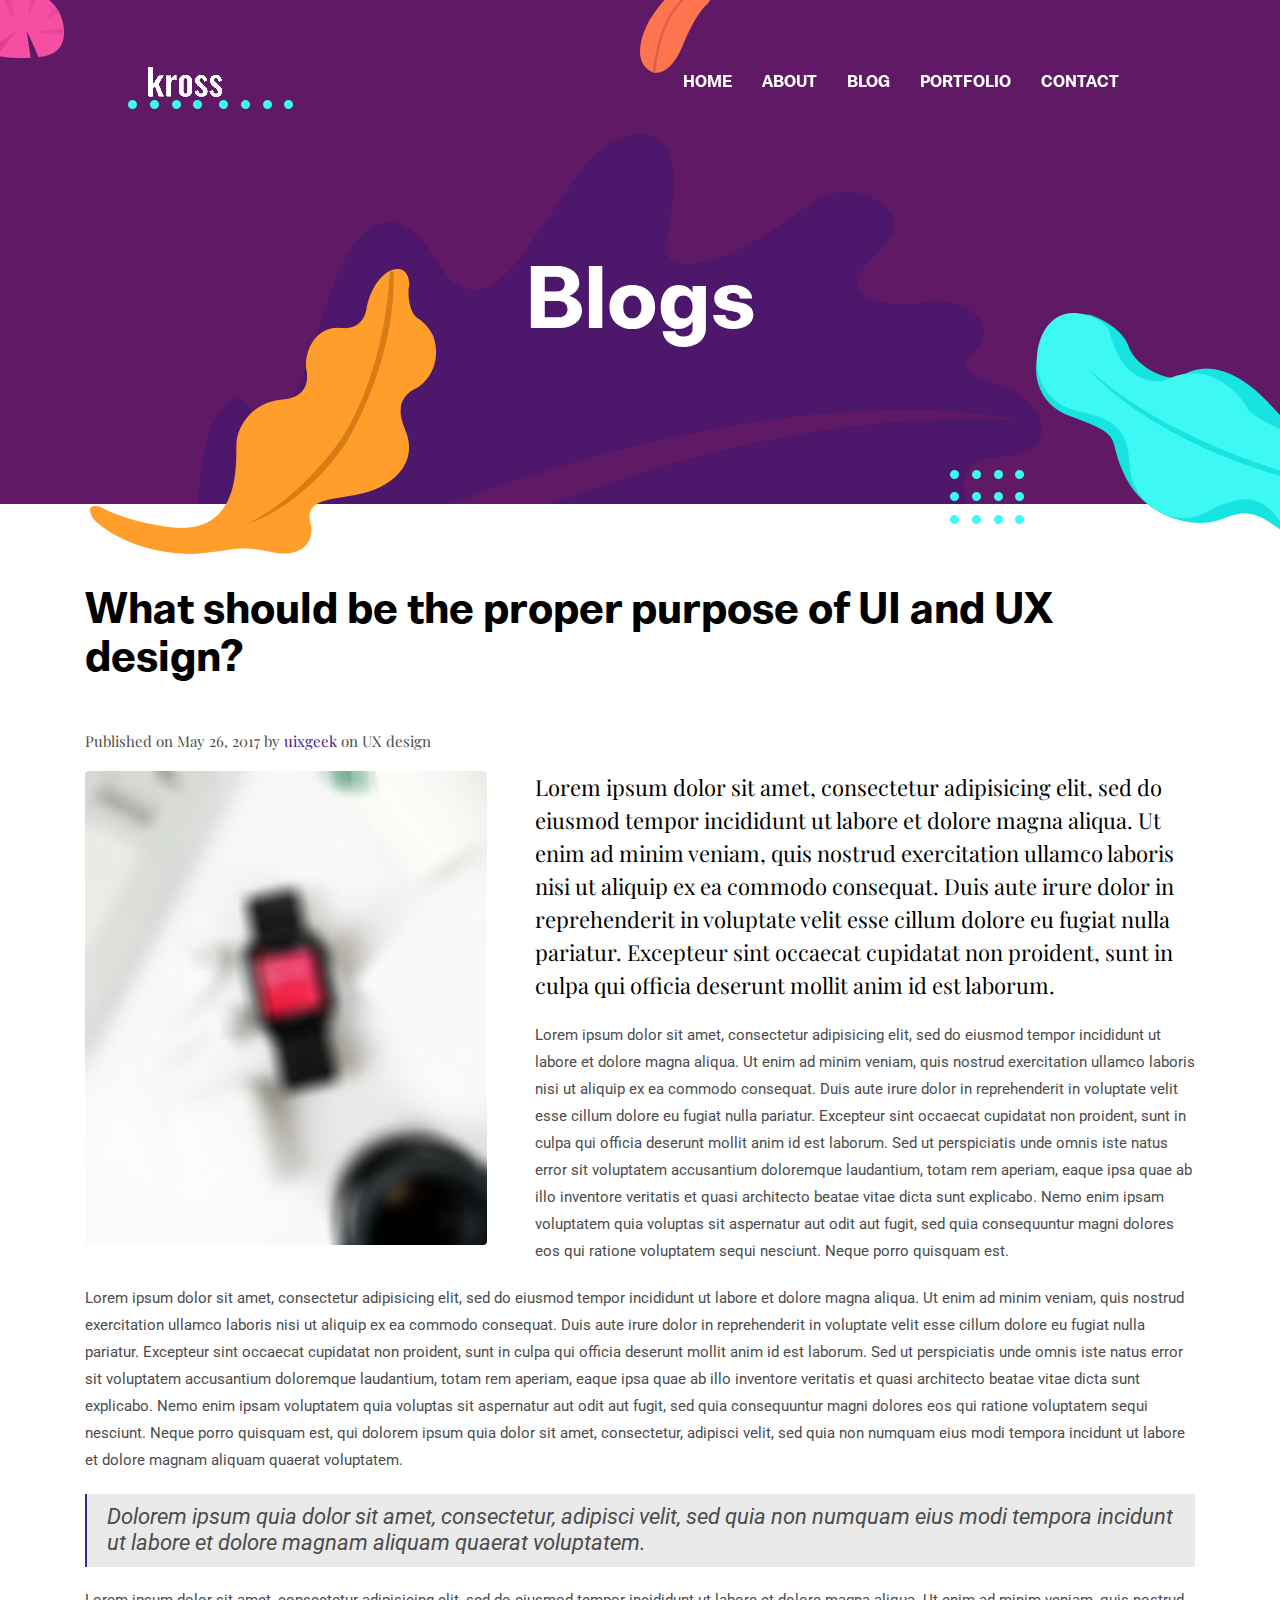
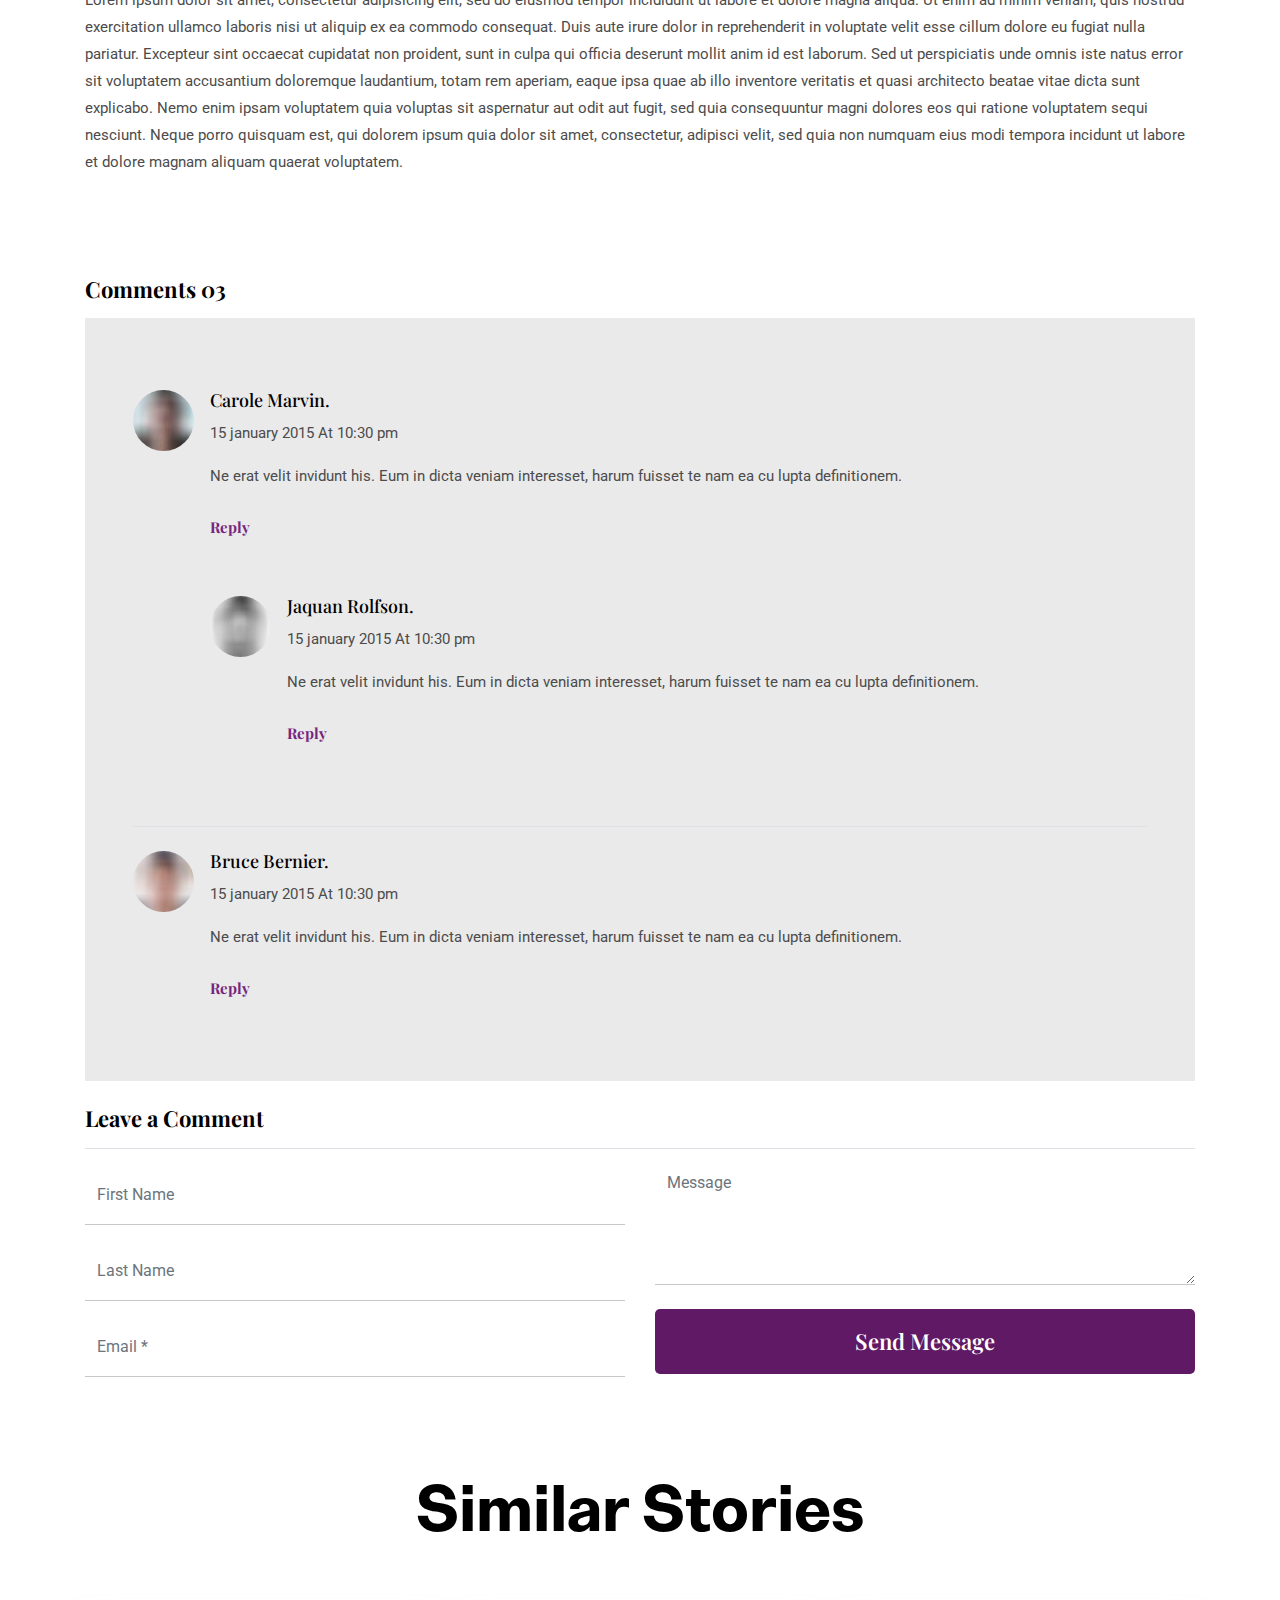
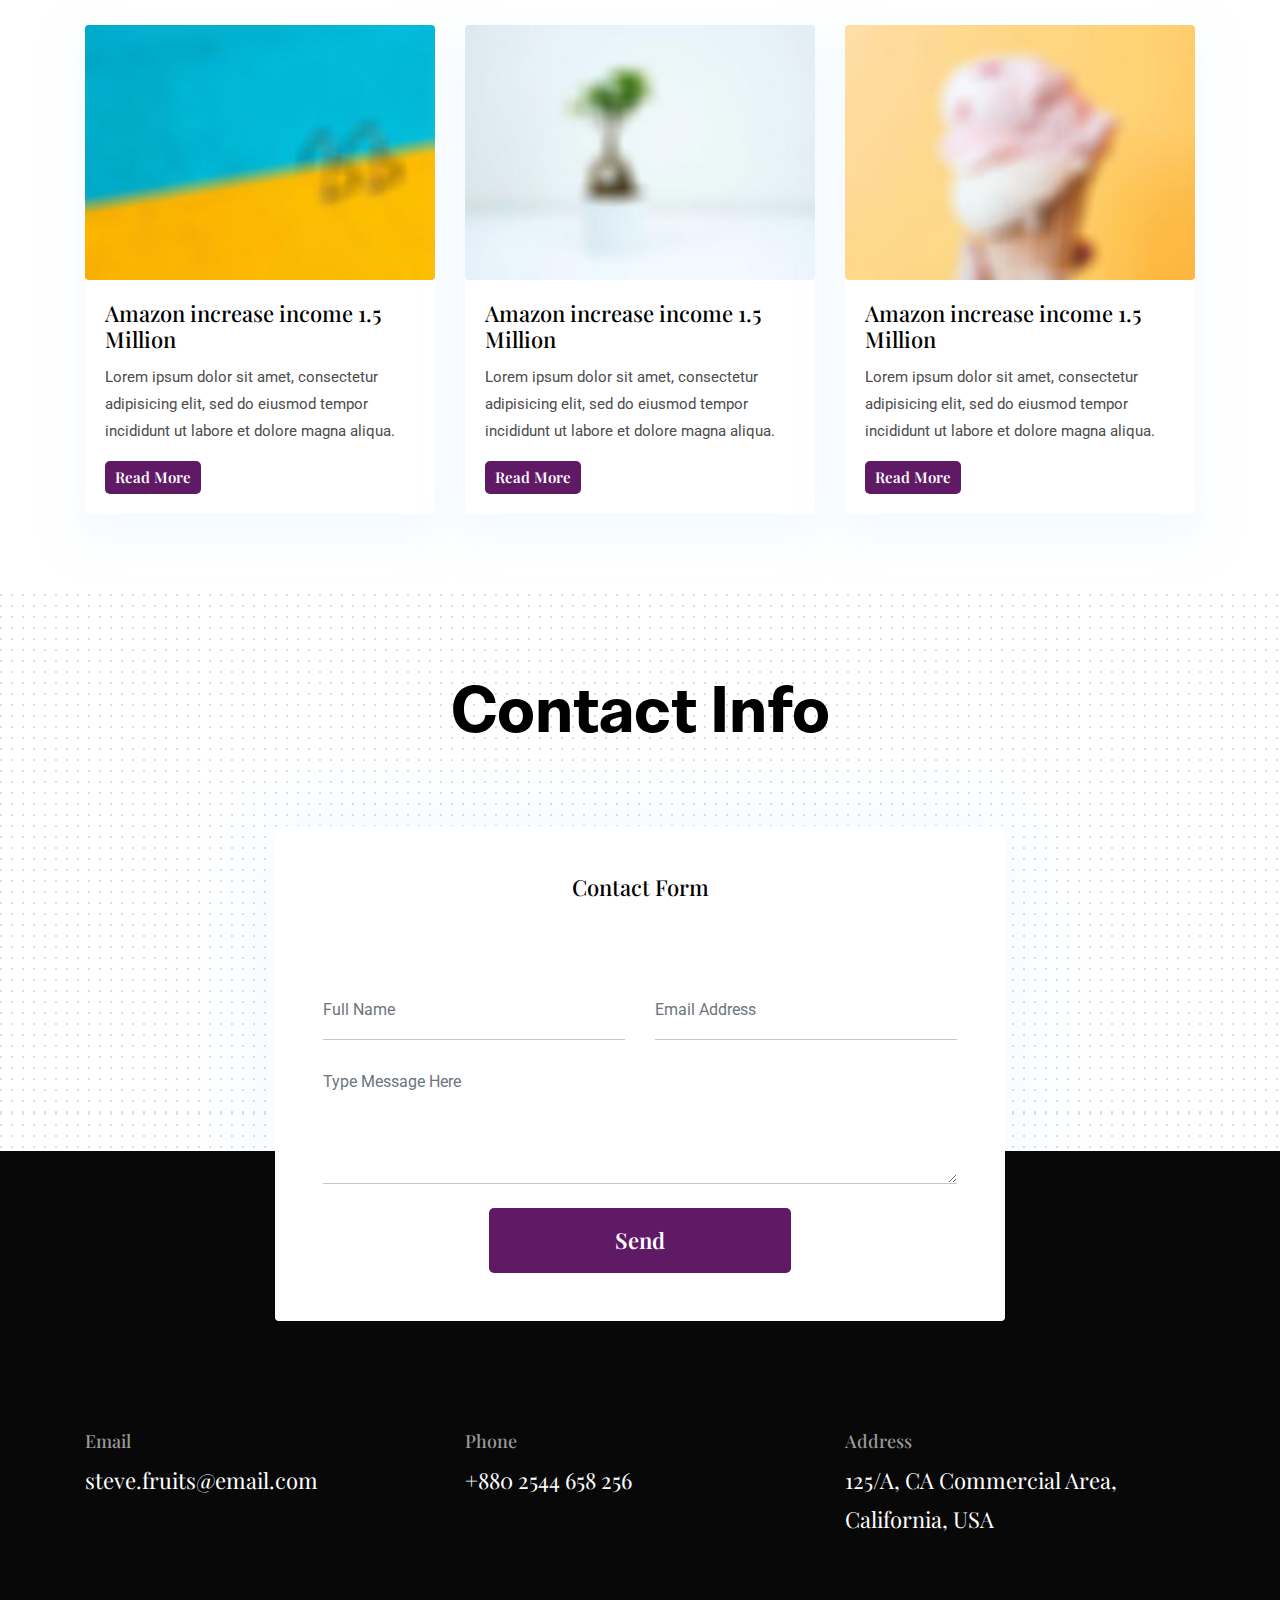
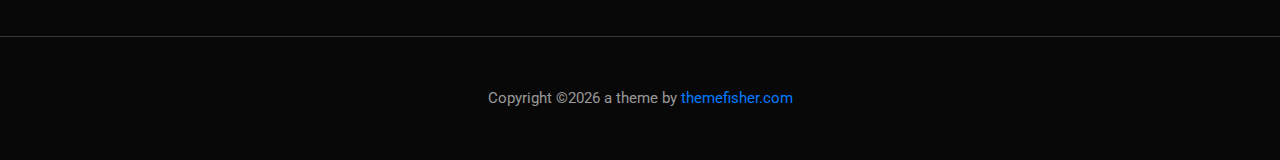
<file: blog-single.html>
<!DOCTYPE html>
<html lang="zxx">

<head>
  <meta charset="utf-8">
  <title>Portfolio Template</title>

  <!-- mobile responsive meta -->
  <meta name="viewport" content="width=device-width, initial-scale=1">
  <meta name="viewport" content="width=device-width, initial-scale=1, maximum-scale=1">
  
  <!-- ** Plugins Needed for the Project ** -->
  <!-- Bootstrap -->
  <link rel="stylesheet" href="plugins/bootstrap/bootstrap.min.css">
  <!-- slick slider -->
  <link rel="stylesheet" href="plugins/slick/slick.css">
  <!-- themefy-icon -->
  <link rel="stylesheet" href="plugins/themify-icons/themify-icons.css">

  <!-- Main Stylesheet -->
  <link href="css/style.css" rel="stylesheet">
  
  <!--Favicon-->
  <link rel="shortcut icon" href="images/favicon.ico" type="image/x-icon">
  <link rel="icon" href="images/favicon.ico" type="image/x-icon">

</head>

<body>
  

<header class="navigation fixed-top">
  <nav class="navbar navbar-expand-lg navbar-dark">
    <a class="navbar-brand font-tertiary h3" href="index.html"><img src="images/logo.png" alt="Myself"></a>
    <button class="navbar-toggler" type="button" data-toggle="collapse" data-target="#navigation"
      aria-controls="navigation" aria-expanded="false" aria-label="Toggle navigation">
      <span class="navbar-toggler-icon"></span>
    </button>

    <div class="collapse navbar-collapse text-center" id="navigation">
      <ul class="navbar-nav ml-auto">
        <li class="nav-item active">
          <a class="nav-link" href="index.html">Home</a>
        </li>
        <li class="nav-item">
          <a class="nav-link" href="about.html">about</a>
        </li>
        <li class="nav-item">
          <a class="nav-link" href="blog.html">Blog</a>
        </li>
        <li class="nav-item">
          <a class="nav-link" href="portfolio.html">Portfolio</a>
        </li>
        <li class="nav-item">
          <a class="nav-link" href="contact.html">Contact</a>
        </li>
      </ul>
    </div>
  </nav>
</header>

<!-- page title -->
<section class="page-title bg-primary position-relative">
  <div class="container">
    <div class="row">
      <div class="col-12 text-center">
        <h1 class="text-white font-tertiary">Blogs</h1>
      </div>
    </div>
  </div>
  <!-- background shapes -->
  <img src="images/illustrations/page-title.png" alt="illustrations" class="bg-shape-1 w-100">
  <img src="images/illustrations/leaf-pink-round.png" alt="illustrations" class="bg-shape-2">
  <img src="images/illustrations/dots-cyan.png" alt="illustrations" class="bg-shape-3">
  <img src="images/illustrations/leaf-orange.png" alt="illustrations" class="bg-shape-4">
  <img src="images/illustrations/leaf-yellow.png" alt="illustrations" class="bg-shape-5">
  <img src="images/illustrations/dots-group-cyan.png" alt="illustrations" class="bg-shape-6">
  <img src="images/illustrations/leaf-cyan-lg.png" alt="illustrations" class="bg-shape-7">
</section>
<!-- /page title -->

<section class="section">
  <div class="container">
    <div class="row">
      <div class="col-lg-12">
        <h3 class="font-tertiary mb-5">What should be the proper purpose of UI and UX design?</h3>
        <p class="font-secondary">Published on May 26, 2017 by <span class="text-primary">uixgeek</span
            class="text-primary"> on <span>UX design</span></p>
        <div class="content">
          <img src="images/blog/post-1.jpg" alt="post-thumb" class="img-fluid rounded float-left mr-5 mb-4">
          <strong>Lorem ipsum dolor sit amet, consectetur adipisicing elit, sed do eiusmod tempor incididunt ut labore
            et dolore magna aliqua. Ut enim ad minim veniam, quis nostrud exercitation ullamco laboris nisi ut aliquip
            ex ea commodo consequat. Duis aute irure dolor in reprehenderit in voluptate velit esse cillum dolore eu
            fugiat nulla pariatur. Excepteur sint occaecat cupidatat non proident, sunt in culpa qui officia deserunt
            mollit anim id est laborum.</strong>
          <p>Lorem ipsum dolor sit amet, consectetur adipisicing elit, sed do eiusmod tempor incididunt ut labore et
            dolore magna aliqua. Ut enim ad minim veniam, quis nostrud exercitation ullamco laboris nisi ut aliquip ex
            ea commodo consequat. Duis aute irure dolor in reprehenderit in voluptate velit esse cillum dolore eu fugiat
            nulla pariatur. Excepteur sint occaecat cupidatat non proident, sunt in culpa qui officia deserunt mollit
            anim id est laborum. Sed ut perspiciatis unde omnis iste natus error sit voluptatem accusantium doloremque
            laudantium, totam rem aperiam, eaque ipsa quae ab illo inventore veritatis et quasi architecto beatae vitae
            dicta sunt explicabo. Nemo enim ipsam voluptatem quia voluptas sit aspernatur aut odit aut fugit, sed quia
            consequuntur magni dolores eos qui ratione voluptatem sequi nesciunt. Neque porro quisquam est.</p>
          <p>Lorem ipsum dolor sit amet, consectetur adipisicing elit, sed do eiusmod tempor incididunt ut labore et
            dolore magna aliqua. Ut enim ad minim veniam, quis nostrud exercitation ullamco laboris nisi ut aliquip ex
            ea commodo consequat. Duis aute irure dolor in reprehenderit in voluptate velit esse cillum dolore eu fugiat
            nulla pariatur. Excepteur sint occaecat cupidatat non proident, sunt in culpa qui officia deserunt mollit
            anim id est laborum. Sed ut perspiciatis unde omnis iste natus error sit voluptatem accusantium doloremque
            laudantium, totam rem aperiam, eaque ipsa quae ab illo inventore veritatis et quasi architecto beatae vitae
            dicta sunt explicabo. Nemo enim ipsam voluptatem quia voluptas sit aspernatur aut odit aut fugit, sed quia
            consequuntur magni dolores eos qui ratione voluptatem sequi nesciunt. Neque porro quisquam est, qui dolorem
            ipsum quia dolor sit amet, consectetur, adipisci velit, sed quia non numquam eius modi tempora incidunt ut
            labore et dolore magnam aliquam quaerat voluptatem.</p>
          <blockquote>Dolorem ipsum quia dolor sit amet, consectetur, adipisci velit, sed quia non numquam eius modi
            tempora incidunt ut labore et dolore magnam aliquam quaerat voluptatem.</blockquote>
          <p>Lorem ipsum dolor sit amet, consectetur adipisicing elit, sed do eiusmod tempor incididunt ut labore et
            dolore magna aliqua. Ut enim ad minim veniam, quis nostrud exercitation ullamco laboris nisi ut aliquip ex
            ea commodo consequat. Duis aute irure dolor in reprehenderit in voluptate velit esse cillum dolore eu fugiat
            nulla pariatur. Excepteur sint occaecat cupidatat non proident, sunt in culpa qui officia deserunt mollit
            anim id est laborum. Sed ut perspiciatis unde omnis iste natus error sit voluptatem accusantium doloremque
            laudantium, totam rem aperiam, eaque ipsa quae ab illo inventore veritatis et quasi architecto beatae vitae
            dicta sunt explicabo. Nemo enim ipsam voluptatem quia voluptas sit aspernatur aut odit aut fugit, sed quia
            consequuntur magni dolores eos qui ratione voluptatem sequi nesciunt. Neque porro quisquam est, qui dolorem
            ipsum quia dolor sit amet, consectetur, adipisci velit, sed quia non numquam eius modi tempora incidunt ut
            labore et dolore magnam aliquam quaerat voluptatem.</p>
        </div>
      </div>
    </div>
  </div>
</section>

<section>
  <div class="container">
    <div class="row">
      <div class="col-lg-12">
        <h4 class="font-weight-bold mb-3">Comments 03</h4>
        <div class="bg-gray p-5 mb-4">
          <div class="media border-bottom py-4">
            <img src="images/user-1.jpg" class="img-fluid align-self-start rounded-circle mr-3" alt="">
            <div class="media-body">
              <h5 class="mt-0">Carole Marvin.</h5>
              <p>15 january 2015 At 10:30 pm</p>
              <p>Ne erat velit invidunt his. Eum in dicta veniam interesset, harum fuisset te nam ea cu lupta
                definitionem.</p>
              <a href="#" class="btn btn-transparent btn-sm pl-0">Reply</a>
              <div class="media my-5">
                <img src="images/user-2.jpg" class="img-fluid align-self-start rounded-circle mr-3" alt="">
                <div class="media-body">
                  <h5 class="mt-0">Jaquan Rolfson.</h5>
                  <p>15 january 2015 At 10:30 pm</p>
                  <p>Ne erat velit invidunt his. Eum in dicta veniam interesset, harum fuisset te nam ea cu lupta
                    definitionem.</p>
                  <a href="#" class="btn btn-transparent btn-sm pl-0">Reply</a>
                </div>
              </div>
            </div>
          </div>
          <div class="media py-4">
            <img src="images/user-3.jpg" class="img-fluid align-self-start rounded-circle mr-3" alt="">
            <div class="media-body">
              <h5 class="mt-0">Bruce Bernier.</h5>
              <p>15 january 2015 At 10:30 pm</p>
              <p>Ne erat velit invidunt his. Eum in dicta veniam interesset, harum fuisset te nam ea cu lupta
                definitionem.</p>
              <a href="#" class="btn btn-transparent btn-sm pl-0">Reply</a>
            </div>
          </div>
        </div>
        <h4 class="font-weight-bold mb-3 border-bottom pb-3">Leave a Comment</h4>
        <form action="#" class="row">
          <div class="col-md-6">
            <input type="text" class="form-control mb-3" placeholder="First Name" name="fname" id="fname">
            <input type="text" class="form-control mb-3" placeholder="Last Name" name="lname" id="lname">
            <input type="text" class="form-control mb-3" placeholder="Email *" name="mail" id="mail">
          </div>
          <div class="col-md-6">
            <textarea name="comment" id="comment" placeholder="Message" class="form-control mb-4"></textarea>
            <button type="submit" class="btn btn-primary w-100">Send Message</button>
          </div>
        </form>
      </div>
    </div>
  </div>
</section>

<!-- blog -->
<section class="section">
  <div class="container">
    <div class="row">
      <div class="col-12 text-center">
        <h2 class="section-title">Similar Stories</h2>
      </div>
      <div class="col-lg-4 col-sm-6 mb-4 mb-lg-0">
        <article class="card shadow">
          <img class="rounded card-img-top" src="images/blog/post-3.jpg" alt="post-thumb">
          <div class="card-body">
            <h4 class="card-title"><a class="text-dark" href="blog-single.html">Amazon increase income 1.5 Million</a>
            </h4>
            <p class="cars-text">Lorem ipsum dolor sit amet, consectetur adipisicing elit, sed do eiusmod tempor
              incididunt ut labore et
              dolore magna aliqua.</p>
            <a href="blog-single.html" class="btn btn-xs btn-primary">Read More</a>
          </div>
        </article>
      </div>
      <div class="col-lg-4 col-sm-6 mb-4 mb-lg-0">
        <article class="card shadow">
          <img class="rounded card-img-top" src="images/blog/post-4.jpg" alt="post-thumb">
          <div class="card-body">
            <h4 class="card-title"><a class="text-dark" href="blog-single.html">Amazon increase income 1.5 Million</a>
            </h4>
            <p class="cars-text">Lorem ipsum dolor sit amet, consectetur adipisicing elit, sed do eiusmod tempor
              incididunt ut labore et
              dolore magna aliqua.</p>
            <a href="blog-single.html" class="btn btn-xs btn-primary">Read More</a>
          </div>
        </article>
      </div>
      <div class="col-lg-4 col-sm-6 mb-4 mb-lg-0">
        <article class="card shadow">
          <img class="rounded card-img-top" src="images/blog/post-2.jpg" alt="post-thumb">
          <div class="card-body">
            <h4 class="card-title"><a class="text-dark" href="blog-single.html">Amazon increase income 1.5 Million</a>
            </h4>
            <p class="cars-text">Lorem ipsum dolor sit amet, consectetur adipisicing elit, sed do eiusmod tempor
              incididunt ut labore et
              dolore magna aliqua.</p>
            <a href="blog-single.html" class="btn btn-xs btn-primary">Read More</a>
          </div>
        </article>
      </div>
    </div>
  </div>
</section>
<!-- /blog -->

<!-- contact -->
<section class="section section-on-footer" data-background="images/backgrounds/bg-dots.png">
  <div class="container">
    <div class="row">
      <div class="col-12 text-center">
        <h2 class="section-title">Contact Info</h2>
      </div>
      <div class="col-lg-8 mx-auto">
        <div class="bg-white rounded text-center p-5 shadow-down">
          <h4 class="mb-80">Contact Form</h4>
          <form action="#" class="row">
            <div class="col-md-6">
              <input type="text" id="name" name="name" placeholder="Full Name" class="form-control px-0 mb-4">
            </div>
            <div class="col-md-6">
              <input type="email" id="email" name="email" placeholder="Email Address" class="form-control px-0 mb-4">
            </div>
            <div class="col-12">
              <textarea name="message" id="message" class="form-control px-0 mb-4"
                placeholder="Type Message Here"></textarea>
            </div>
            <div class="col-lg-6 col-10 mx-auto">
              <button class="btn btn-primary w-100">send</button>
            </div>
          </form>
        </div>
      </div>
    </div>
  </div>
</section>
<!-- /contact -->

<!-- footer -->
<footer class="bg-dark footer-section">
  <div class="section">
    <div class="container">
      <div class="row">
        <div class="col-md-4">
          <h5 class="text-light">Email</h5>
          <p class="text-white paragraph-lg font-secondary">steve.fruits@email.com</p>
        </div>
        <div class="col-md-4">
          <h5 class="text-light">Phone</h5>
          <p class="text-white paragraph-lg font-secondary">+880 2544 658 256</p>
        </div>
        <div class="col-md-4">
          <h5 class="text-light">Address</h5>
          <p class="text-white paragraph-lg font-secondary">125/A, CA Commercial Area, California, USA</p>
        </div>
      </div>
    </div>
  </div>
  <div class="border-top text-center border-dark py-5">
    <p class="mb-0 text-light">Copyright ©<script>
        var CurrentYear = new Date().getFullYear()
        document.write(CurrentYear)
      </script> a theme by <a href="themefisher.com">themefisher.com</a></p>
  </div>
</footer>
<!-- /footer -->

<!-- jQuery -->
<script src="plugins/jQuery/jquery.min.js"></script>
<!-- Bootstrap JS -->
<script src="plugins/bootstrap/bootstrap.min.js"></script>
<!-- slick slider -->
<script src="plugins/slick/slick.min.js"></script>
<!-- filter -->
<script src="plugins/shuffle/shuffle.min.js"></script>

<!-- Main Script -->
<script src="js/script.js"></script>

</body>
</html>
</file>
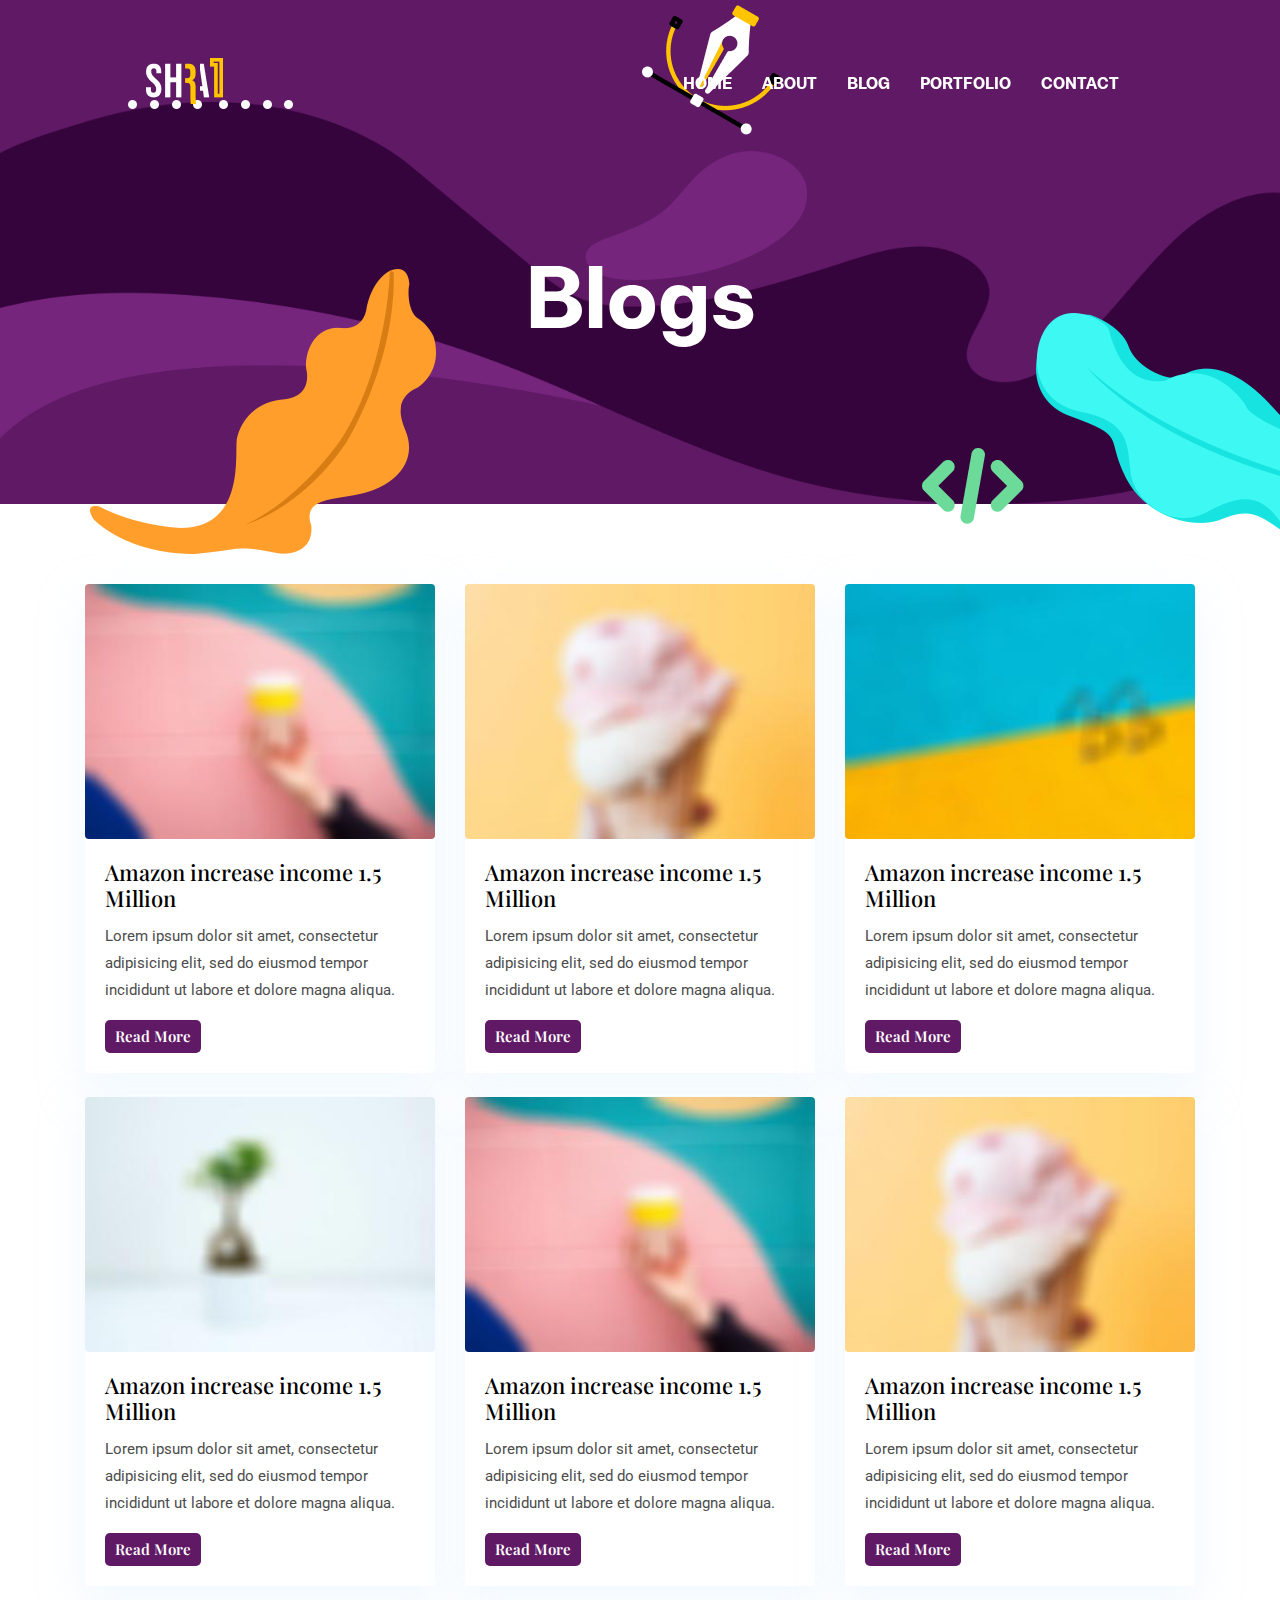
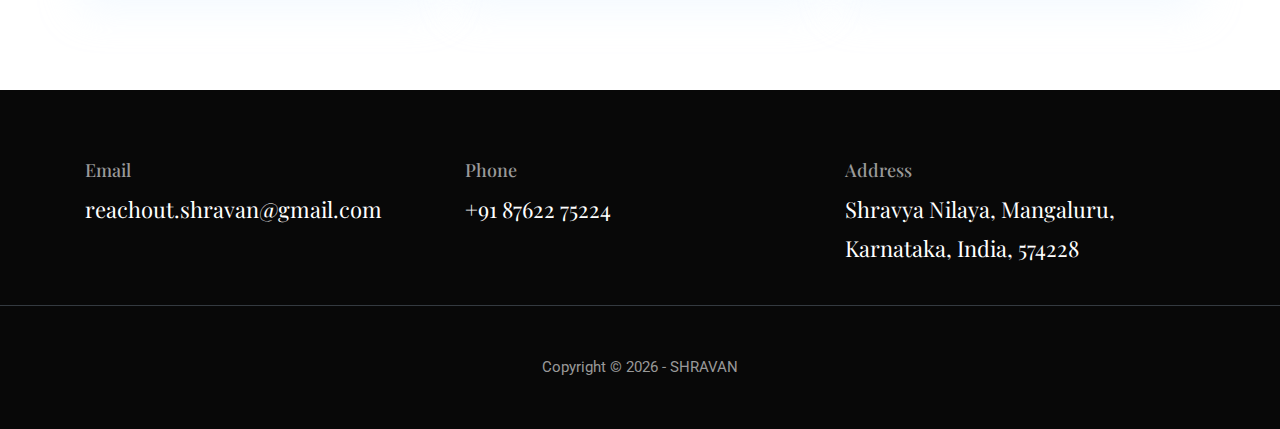
<file: blog.html>
<!DOCTYPE html>
<html lang="zxx">
    <head>
        <meta charset="utf-8" />
        <title>Portfolio Template</title>

        <!-- mobile responsive meta -->
        <meta name="viewport" content="width=device-width, initial-scale=1" />
        <meta
            name="viewport"
            content="width=device-width, initial-scale=1, maximum-scale=1"
        />

        <!-- ** Plugins Needed for the Project ** -->
        <!-- Bootstrap -->
        <link rel="stylesheet" href="plugins/bootstrap/bootstrap.min.css" />
        <!-- slick slider -->
        <link rel="stylesheet" href="plugins/slick/slick.css" />
        <!-- themefy-icon -->
        <link rel="stylesheet" href="plugins/themify-icons/themify-icons.css" />

        <!-- Main Stylesheet -->
        <link href="css/style.css" rel="stylesheet" />

        <!--Favicon-->
        <link
            rel="shortcut icon"
            href="images/favicon.ico"
            type="image/x-icon"
        />
        <link rel="icon" href="images/favicon.ico" type="image/x-icon" />
    </head>

    <body>
        <header class="navigation fixed-top">
            <nav class="navbar navbar-expand-lg navbar-dark">
                <a class="navbar-brand font-tertiary h3" href="index.html"
                    ><img src="images/logo2.png" alt="Myself"
                /></a>
                <button
                    class="navbar-toggler"
                    type="button"
                    data-toggle="collapse"
                    data-target="#navigation"
                    aria-controls="navigation"
                    aria-expanded="false"
                    aria-label="Toggle navigation"
                >
                    <span class="navbar-toggler-icon"></span>
                </button>

                <div
                    class="collapse navbar-collapse text-center"
                    id="navigation"
                >
                    <ul class="navbar-nav ml-auto">
                        <li class="nav-item active">
                            <a class="nav-link" href="index.html">Home</a>
                        </li>
                        <li class="nav-item">
                            <a class="nav-link" href="about.html">about</a>
                        </li>
                        <li class="nav-item">
                            <a class="nav-link" href="blog.html">Blog</a>
                        </li>
                        <li class="nav-item">
                            <a class="nav-link" href="portfolio.html"
                                >Portfolio</a
                            >
                        </li>
                        <li class="nav-item">
                            <a class="nav-link" href="contact.html">Contact</a>
                        </li>
                    </ul>
                </div>
            </nav>
        </header>

        <!-- page title -->
        <section class="page-title bg-primary position-relative">
            <div class="container">
                <div class="row">
                    <div class="col-12 text-center">
                        <h1 class="text-white font-tertiary">Blogs</h1>
                    </div>
                </div>
            </div>
            <!-- background shapes -->
            <img
                src="images/illustrations/page-title2.png"
                alt="illustrations"
                class="bg-shape-1 w-100"
            />
            <!-- <img
                src="images/illustrations/leaf-pink-round.png"
                alt="illustrations"
                class="bg-shape-2"
            /> -->
            <img
                src="images/illustrations/dots-cyan2.png"
                alt="illustrations"
                class="bg-shape-3"
            />
            <img
                src="images/illustrations/leaf-orange2.png"
                alt="illustrations"
                class="bg-shape-4"
            />
            <img
                src="images/illustrations/leaf-yellow.png"
                alt="illustrations"
                class="bg-shape-5"
            />
            <img
                src="images/illustrations/leaf-pink-round2.png"
                alt="illustrations"
                class="bg-shape-6"
            />
            <img
                src="images/illustrations/leaf-cyan-lg.png"
                alt="illustrations"
                class="bg-shape-7"
            />
        </section>
        <!-- /page title -->

        <!-- blog -->
        <section class="section">
            <div class="container">
                <div class="row">
                    <div class="col-lg-4 col-sm-6 mb-4">
                        <article class="card shadow">
                            <img
                                class="rounded card-img-top"
                                src="images/blog/post-5.jpg"
                                alt="post-thumb"
                            />
                            <div class="card-body">
                                <h4 class="card-title">
                                    <a class="text-dark" href="blog-single.html"
                                        >Amazon increase income 1.5 Million</a
                                    >
                                </h4>
                                <p class="cars-text">
                                    Lorem ipsum dolor sit amet, consectetur
                                    adipisicing elit, sed do eiusmod tempor
                                    incididunt ut labore et dolore magna aliqua.
                                </p>
                                <a
                                    href="blog-single.html"
                                    class="btn btn-xs btn-primary"
                                    >Read More</a
                                >
                            </div>
                        </article>
                    </div>
                    <div class="col-lg-4 col-sm-6 mb-4">
                        <article class="card shadow">
                            <img
                                class="rounded card-img-top"
                                src="images/blog/post-2.jpg"
                                alt="post-thumb"
                            />
                            <div class="card-body">
                                <h4 class="card-title">
                                    <a class="text-dark" href="blog-single.html"
                                        >Amazon increase income 1.5 Million</a
                                    >
                                </h4>
                                <p class="cars-text">
                                    Lorem ipsum dolor sit amet, consectetur
                                    adipisicing elit, sed do eiusmod tempor
                                    incididunt ut labore et dolore magna aliqua.
                                </p>
                                <a
                                    href="blog-single.html"
                                    class="btn btn-xs btn-primary"
                                    >Read More</a
                                >
                            </div>
                        </article>
                    </div>
                    <div class="col-lg-4 col-sm-6 mb-4">
                        <article class="card shadow">
                            <img
                                class="rounded card-img-top"
                                src="images/blog/post-3.jpg"
                                alt="post-thumb"
                            />
                            <div class="card-body">
                                <h4 class="card-title">
                                    <a class="text-dark" href="blog-single.html"
                                        >Amazon increase income 1.5 Million</a
                                    >
                                </h4>
                                <p class="cars-text">
                                    Lorem ipsum dolor sit amet, consectetur
                                    adipisicing elit, sed do eiusmod tempor
                                    incididunt ut labore et dolore magna aliqua.
                                </p>
                                <a
                                    href="blog-single.html"
                                    class="btn btn-xs btn-primary"
                                    >Read More</a
                                >
                            </div>
                        </article>
                    </div>
                    <div class="col-lg-4 col-sm-6 mb-4">
                        <article class="card shadow">
                            <img
                                class="rounded card-img-top"
                                src="images/blog/post-4.jpg"
                                alt="post-thumb"
                            />
                            <div class="card-body">
                                <h4 class="card-title">
                                    <a class="text-dark" href="blog-single.html"
                                        >Amazon increase income 1.5 Million</a
                                    >
                                </h4>
                                <p class="cars-text">
                                    Lorem ipsum dolor sit amet, consectetur
                                    adipisicing elit, sed do eiusmod tempor
                                    incididunt ut labore et dolore magna aliqua.
                                </p>
                                <a
                                    href="blog-single.html"
                                    class="btn btn-xs btn-primary"
                                    >Read More</a
                                >
                            </div>
                        </article>
                    </div>
                    <div class="col-lg-4 col-sm-6 mb-4">
                        <article class="card shadow">
                            <img
                                class="rounded card-img-top"
                                src="images/blog/post-5.jpg"
                                alt="post-thumb"
                            />
                            <div class="card-body">
                                <h4 class="card-title">
                                    <a class="text-dark" href="blog-single.html"
                                        >Amazon increase income 1.5 Million</a
                                    >
                                </h4>
                                <p class="cars-text">
                                    Lorem ipsum dolor sit amet, consectetur
                                    adipisicing elit, sed do eiusmod tempor
                                    incididunt ut labore et dolore magna aliqua.
                                </p>
                                <a
                                    href="blog-single.html"
                                    class="btn btn-xs btn-primary"
                                    >Read More</a
                                >
                            </div>
                        </article>
                    </div>
                    <div class="col-lg-4 col-sm-6 mb-4">
                        <article class="card shadow">
                            <img
                                class="rounded card-img-top"
                                src="images/blog/post-2.jpg"
                                alt="post-thumb"
                            />
                            <div class="card-body">
                                <h4 class="card-title">
                                    <a class="text-dark" href="blog-single.html"
                                        >Amazon increase income 1.5 Million</a
                                    >
                                </h4>
                                <p class="cars-text">
                                    Lorem ipsum dolor sit amet, consectetur
                                    adipisicing elit, sed do eiusmod tempor
                                    incididunt ut labore et dolore magna aliqua.
                                </p>
                                <a
                                    href="blog-single.html"
                                    class="btn btn-xs btn-primary"
                                    >Read More</a
                                >
                            </div>
                        </article>
                    </div>
                </div>
            </div>
        </section>
        <!-- /blog -->

        <!-- footer -->
        <footer class="bg-dark footer-section secondary-footer-section">
            <div class="section secondary-footer">
                <div class="container">
                    <div class="row">
                        <div class="col-md-4">
                            <h5 class="text-light">Email</h5>
                            <p class="text-white paragraph-lg font-secondary">
                                reachout.shravan@gmail.com
                            </p>
                        </div>
                        <div class="col-md-4">
                            <h5 class="text-light">Phone</h5>
                            <p class="text-white paragraph-lg font-secondary">
                                +91 87622 75224
                            </p>
                        </div>
                        <div class="col-md-4">
                            <h5 class="text-light">Address</h5>
                            <p class="text-white paragraph-lg font-secondary">
                                Shravya Nilaya, Mangaluru, Karnataka, India,
                                574228
                            </p>
                        </div>
                    </div>
                </div>
            </div>
            <div class="border-top text-center border-dark py-5">
                <p class="mb-0 text-light">
                    Copyright ©
                    <script>
                        var CurrentYear = new Date().getFullYear()
                        document.write(CurrentYear)
                    </script>
                    - SHRAVAN
                </p>
            </div>
        </footer>
        <!-- /footer -->

        <!-- jQuery -->
        <script src="plugins/jQuery/jquery.min.js"></script>
        <!-- Bootstrap JS -->
        <script src="plugins/bootstrap/bootstrap.min.js"></script>
        <!-- slick slider -->
        <script src="plugins/slick/slick.min.js"></script>
        <!-- filter -->
        <script src="plugins/shuffle/shuffle.min.js"></script>

        <!-- Main Script -->
        <script src="js/script.js"></script>
    </body>
</html>
</file>
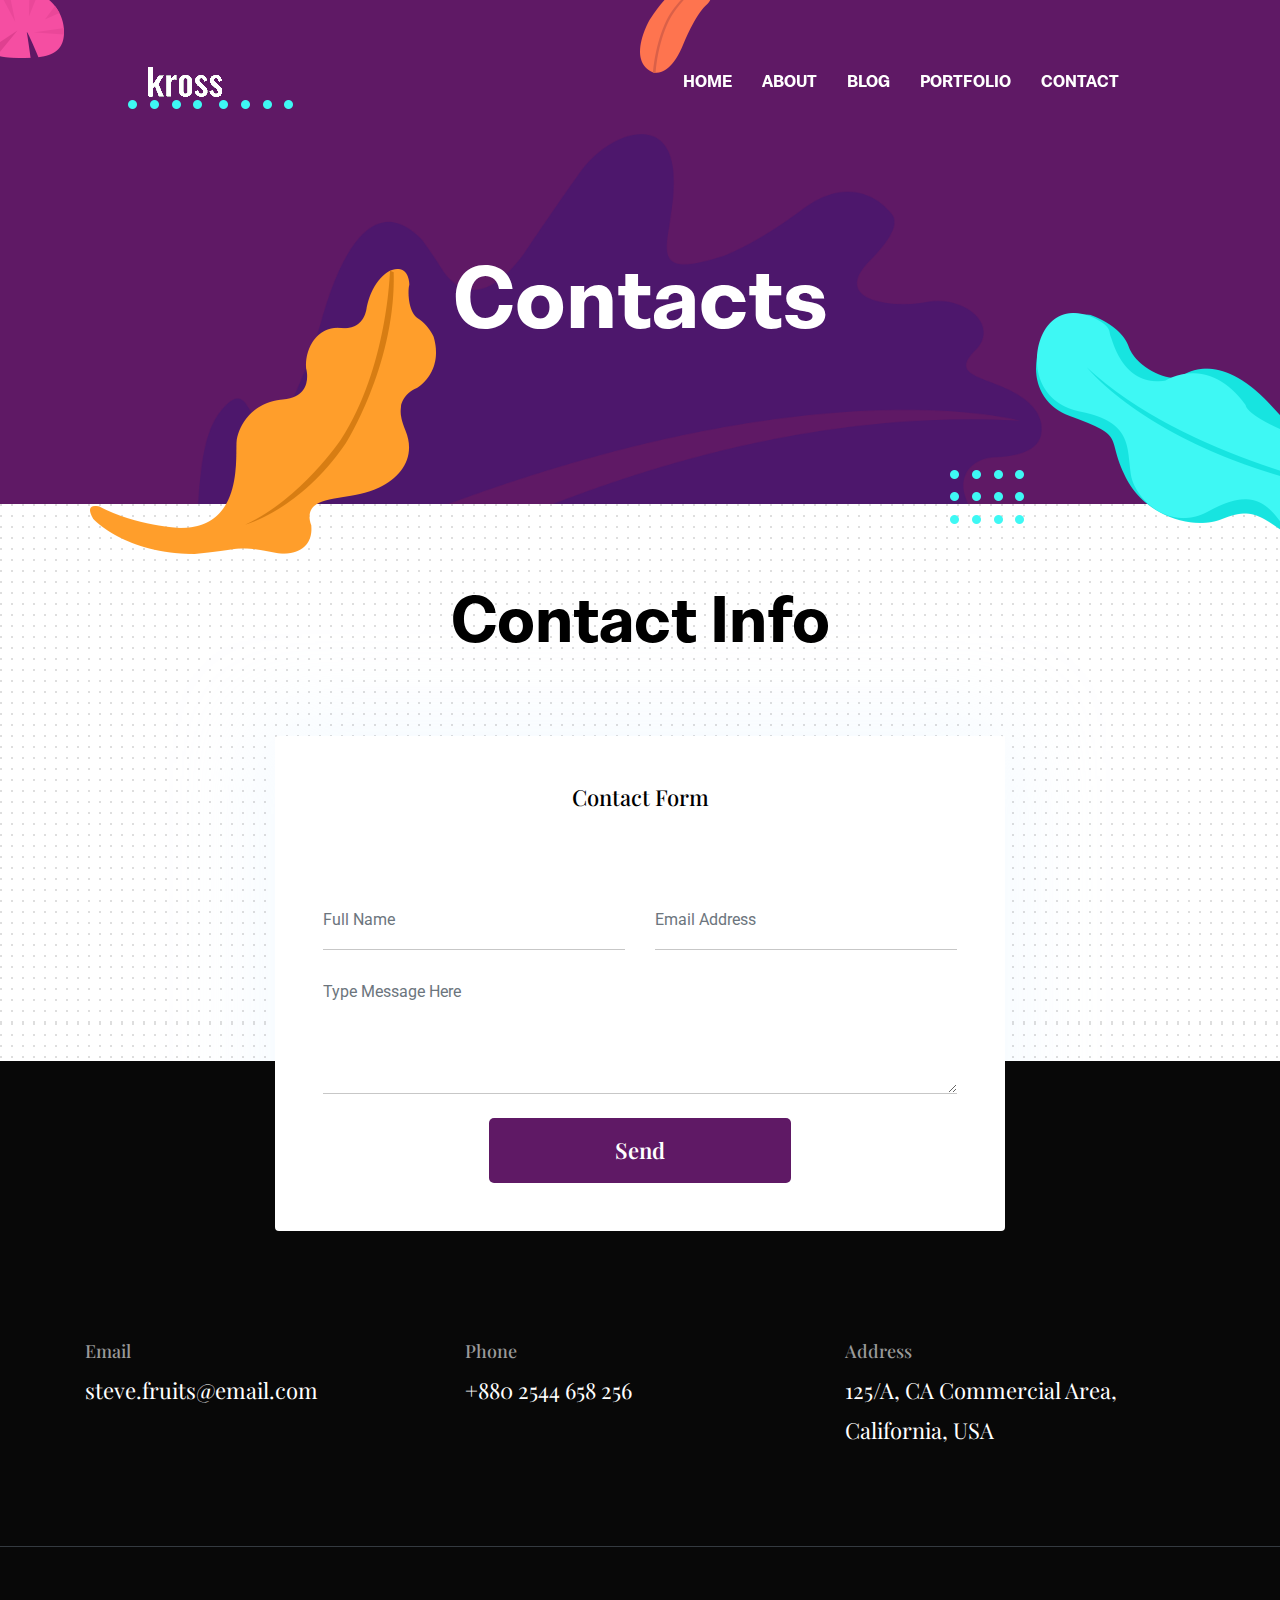
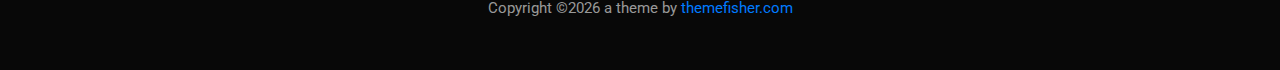
<file: contact.html>
<!DOCTYPE html>
<html lang="zxx">

<head>
  <meta charset="utf-8">
  <title>Portfolio Template</title>

  <!-- mobile responsive meta -->
  <meta name="viewport" content="width=device-width, initial-scale=1">
  <meta name="viewport" content="width=device-width, initial-scale=1, maximum-scale=1">
  
  <!-- ** Plugins Needed for the Project ** -->
  <!-- Bootstrap -->
  <link rel="stylesheet" href="plugins/bootstrap/bootstrap.min.css">
  <!-- slick slider -->
  <link rel="stylesheet" href="plugins/slick/slick.css">
  <!-- themefy-icon -->
  <link rel="stylesheet" href="plugins/themify-icons/themify-icons.css">

  <!-- Main Stylesheet -->
  <link href="css/style.css" rel="stylesheet">
  
  <!--Favicon-->
  <link rel="shortcut icon" href="images/favicon.ico" type="image/x-icon">
  <link rel="icon" href="images/favicon.ico" type="image/x-icon">

</head>

<body>
  

<header class="navigation fixed-top">
  <nav class="navbar navbar-expand-lg navbar-dark">
    <a class="navbar-brand font-tertiary h3" href="index.html"><img src="images/logo.png" alt="Myself"></a>
    <button class="navbar-toggler" type="button" data-toggle="collapse" data-target="#navigation"
      aria-controls="navigation" aria-expanded="false" aria-label="Toggle navigation">
      <span class="navbar-toggler-icon"></span>
    </button>

    <div class="collapse navbar-collapse text-center" id="navigation">
      <ul class="navbar-nav ml-auto">
        <li class="nav-item active">
          <a class="nav-link" href="index.html">Home</a>
        </li>
        <li class="nav-item">
          <a class="nav-link" href="about.html">about</a>
        </li>
        <li class="nav-item">
          <a class="nav-link" href="blog.html">Blog</a>
        </li>
        <li class="nav-item">
          <a class="nav-link" href="portfolio.html">Portfolio</a>
        </li>
        <li class="nav-item">
          <a class="nav-link" href="contact.html">Contact</a>
        </li>
      </ul>
    </div>
  </nav>
</header>

<!-- page title -->
<section class="page-title bg-primary position-relative">
  <div class="container">
    <div class="row">
      <div class="col-12 text-center">
        <h1 class="text-white font-tertiary">Contacts</h1>
      </div>
    </div>
  </div>
  <!-- background shapes -->
  <img src="images/illustrations/page-title.png" alt="illustrations" class="bg-shape-1 w-100">
  <img src="images/illustrations/leaf-pink-round.png" alt="illustrations" class="bg-shape-2">
  <img src="images/illustrations/dots-cyan.png" alt="illustrations" class="bg-shape-3">
  <img src="images/illustrations/leaf-orange.png" alt="illustrations" class="bg-shape-4">
  <img src="images/illustrations/leaf-yellow.png" alt="illustrations" class="bg-shape-5">
  <img src="images/illustrations/dots-group-cyan.png" alt="illustrations" class="bg-shape-6">
  <img src="images/illustrations/leaf-cyan-lg.png" alt="illustrations" class="bg-shape-7">
</section>
<!-- /page title -->

<!-- contact -->
<section class="section section-on-footer" data-background="images/backgrounds/bg-dots.png">
  <div class="container">
    <div class="row">
      <div class="col-12 text-center">
        <h2 class="section-title">Contact Info</h2>
      </div>
      <div class="col-lg-8 mx-auto">
        <div class="bg-white rounded text-center p-5 shadow-down">
          <h4 class="mb-80">Contact Form</h4>
          <form action="#" class="row">
            <div class="col-md-6">
              <input type="text" id="name" name="name" placeholder="Full Name" class="form-control px-0 mb-4">
            </div>
            <div class="col-md-6">
              <input type="email" id="email" name="email" placeholder="Email Address" class="form-control px-0 mb-4">
            </div>
            <div class="col-12">
              <textarea name="message" id="message" class="form-control px-0 mb-4"
                placeholder="Type Message Here"></textarea>
            </div>
            <div class="col-lg-6 col-10 mx-auto">
              <button class="btn btn-primary w-100">send</button>
            </div>
          </form>
        </div>
      </div>
    </div>
  </div>
</section>
<!-- /contact -->

<!-- footer -->
<footer class="bg-dark footer-section">
  <div class="section">
    <div class="container">
      <div class="row">
        <div class="col-md-4">
          <h5 class="text-light">Email</h5>
          <p class="text-white paragraph-lg font-secondary">steve.fruits@email.com</p>
        </div>
        <div class="col-md-4">
          <h5 class="text-light">Phone</h5>
          <p class="text-white paragraph-lg font-secondary">+880 2544 658 256</p>
        </div>
        <div class="col-md-4">
          <h5 class="text-light">Address</h5>
          <p class="text-white paragraph-lg font-secondary">125/A, CA Commercial Area, California, USA</p>
        </div>
      </div>
    </div>
  </div>
  <div class="border-top text-center border-dark py-5">
    <p class="mb-0 text-light">Copyright ©<script>
        var CurrentYear = new Date().getFullYear()
        document.write(CurrentYear)
      </script> a theme by <a href="themefisher.com">themefisher.com</a></p>
  </div>
</footer>
<!-- /footer -->

<!-- jQuery -->
<script src="plugins/jQuery/jquery.min.js"></script>
<!-- Bootstrap JS -->
<script src="plugins/bootstrap/bootstrap.min.js"></script>
<!-- slick slider -->
<script src="plugins/slick/slick.min.js"></script>
<!-- filter -->
<script src="plugins/shuffle/shuffle.min.js"></script>

<!-- Main Script -->
<script src="js/script.js"></script>

</body>
</html>
</file>
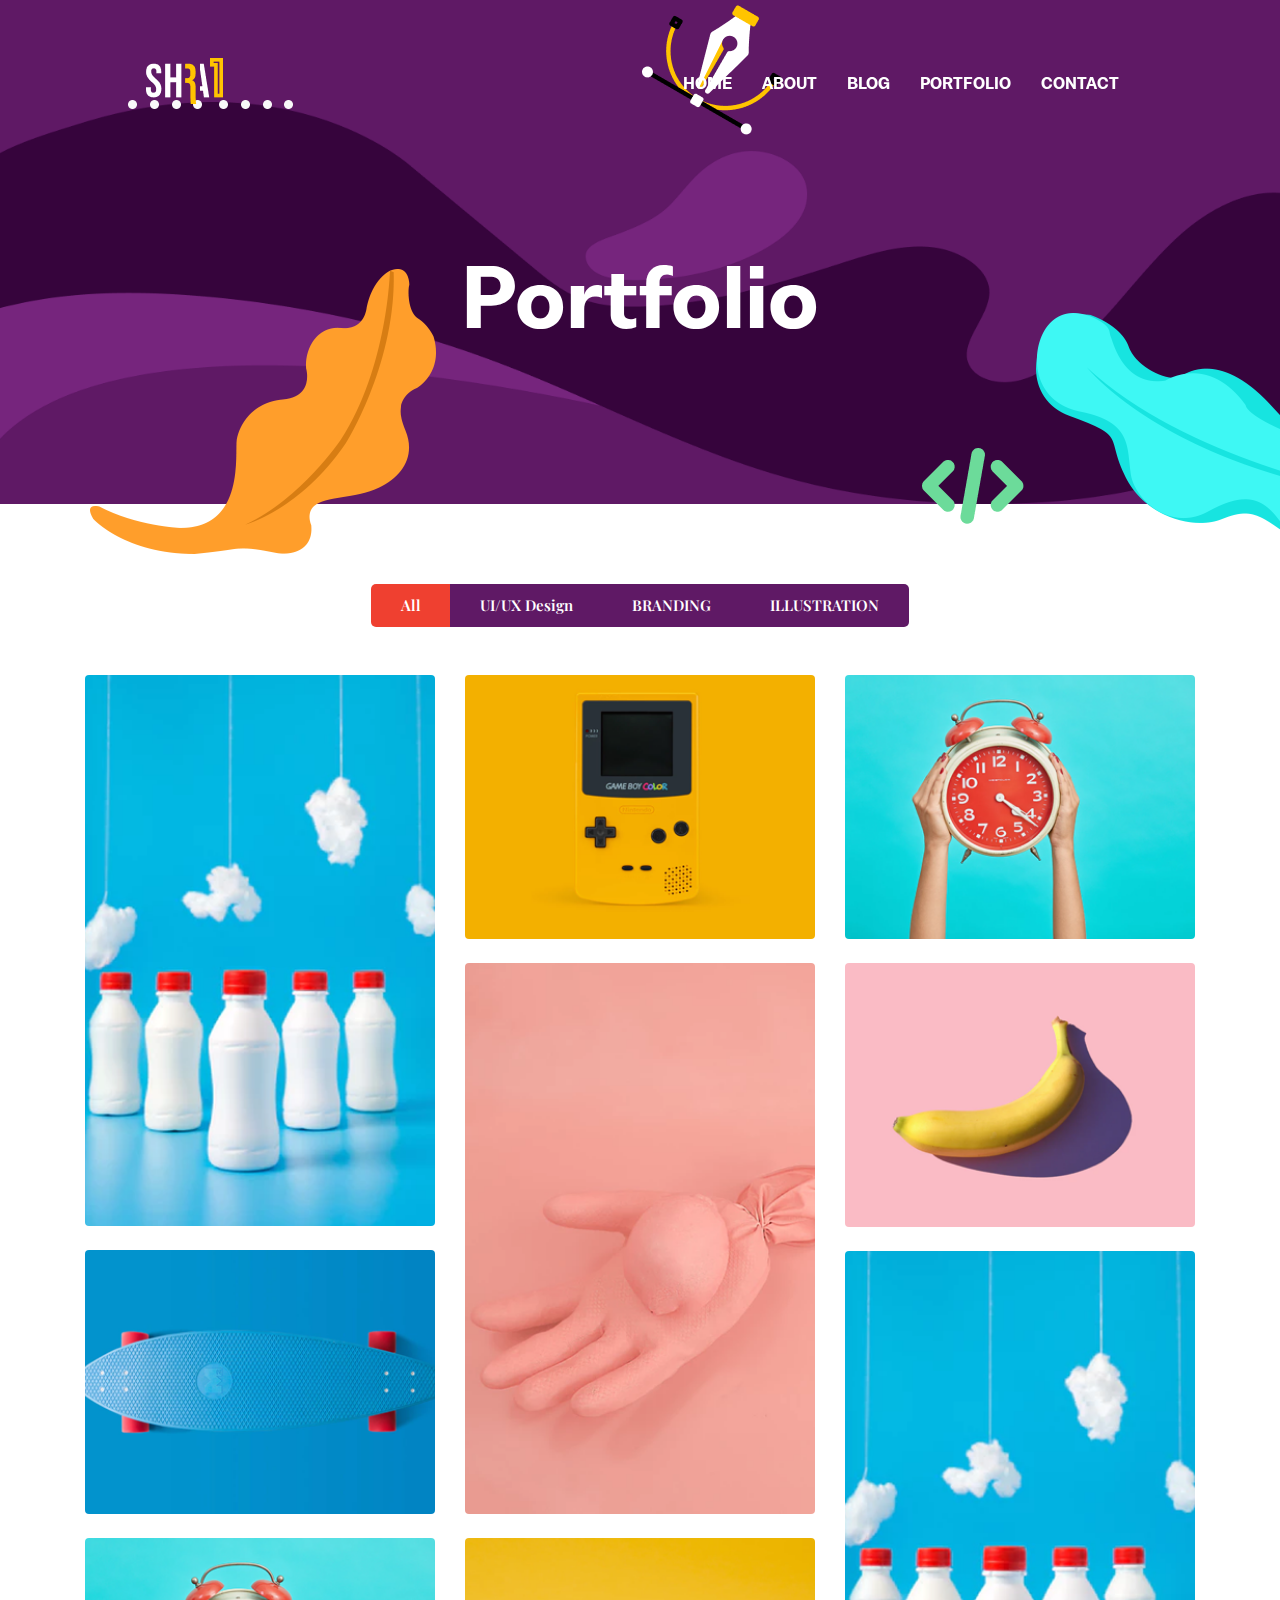
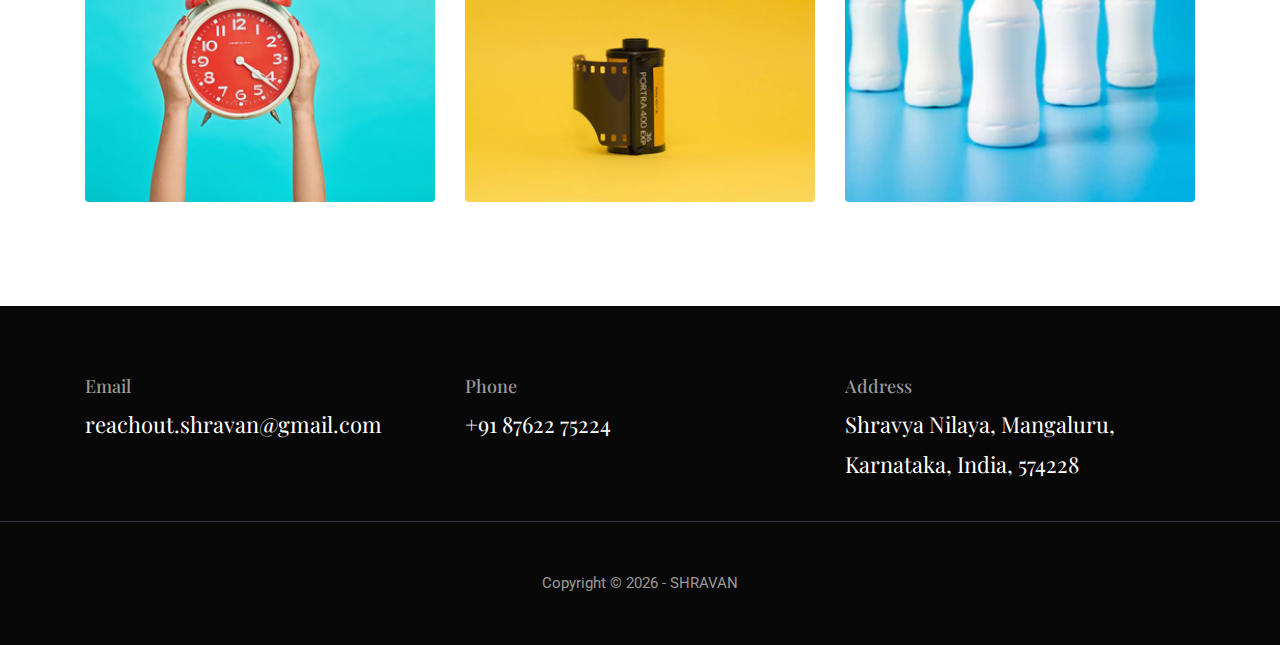
<file: portfolio.html>
<!DOCTYPE html>
<html lang="zxx">
    <head>
        <meta charset="utf-8" />
        <title>Portfolio Template</title>

        <!-- mobile responsive meta -->
        <meta name="viewport" content="width=device-width, initial-scale=1" />
        <meta
            name="viewport"
            content="width=device-width, initial-scale=1, maximum-scale=1"
        />

        <!-- ** Plugins Needed for the Project ** -->
        <!-- Bootstrap -->
        <link rel="stylesheet" href="plugins/bootstrap/bootstrap.min.css" />
        <!-- slick slider -->
        <link rel="stylesheet" href="plugins/slick/slick.css" />
        <!-- themefy-icon -->
        <link rel="stylesheet" href="plugins/themify-icons/themify-icons.css" />

        <!-- Main Stylesheet -->
        <link href="css/style.css" rel="stylesheet" />

        <!--Favicon-->
        <link
            rel="shortcut icon"
            href="images/favicon.ico"
            type="image/x-icon"
        />
        <link rel="icon" href="images/favicon.ico" type="image/x-icon" />
    </head>

    <body>
        <header class="navigation fixed-top">
            <nav class="navbar navbar-expand-lg navbar-dark">
                <a class="navbar-brand font-tertiary h3" href="index.html"
                    ><img src="images/logo2.png" alt="Myself"
                /></a>
                <button
                    class="navbar-toggler"
                    type="button"
                    data-toggle="collapse"
                    data-target="#navigation"
                    aria-controls="navigation"
                    aria-expanded="false"
                    aria-label="Toggle navigation"
                >
                    <span class="navbar-toggler-icon"></span>
                </button>

                <div
                    class="collapse navbar-collapse text-center"
                    id="navigation"
                >
                    <ul class="navbar-nav ml-auto">
                        <li class="nav-item active">
                            <a class="nav-link" href="index.html">Home</a>
                        </li>
                        <li class="nav-item">
                            <a class="nav-link" href="about.html">about</a>
                        </li>
                        <li class="nav-item">
                            <a class="nav-link" href="blog.html">Blog</a>
                        </li>
                        <li class="nav-item">
                            <a class="nav-link" href="portfolio.html"
                                >Portfolio</a
                            >
                        </li>
                        <li class="nav-item">
                            <a class="nav-link" href="contact.html">Contact</a>
                        </li>
                    </ul>
                </div>
            </nav>
        </header>

        <!-- page title -->
        <section class="page-title bg-primary position-relative">
            <div class="container">
                <div class="row">
                    <div class="col-12 text-center">
                        <h1 class="text-white font-tertiary">Portfolio</h1>
                    </div>
                </div>
            </div>
            <!-- background shapes -->
            <img
                src="images/illustrations/page-title2.png"
                alt="illustrations"
                class="bg-shape-1 w-100"
            />
            <!-- <img
                src="images/illustrations/leaf-pink-round2.png"
                alt="illustrations"
                class="bg-shape-2"
            /> -->
            <img
                src="images/illustrations/dots-cyan2.png"
                alt="illustrations"
                class="bg-shape-3"
            />
            <img
                src="images/illustrations/leaf-orange2.png"
                alt="illustrations"
                class="bg-shape-4"
            />
            <img
                src="images/illustrations/leaf-yellow.png"
                alt="illustrations"
                class="bg-shape-5"
            />
            <img
                src="images/illustrations/leaf-pink-round2.png"
                alt="illustrations"
                class="bg-shape-6"
            />
            <img
                src="images/illustrations/leaf-cyan-lg.png"
                alt="illustrations"
                class="bg-shape-7"
            />
        </section>
        <!-- /page title -->

        <!-- portfolio -->
        <section class="section">
            <div class="container">
                <div class="row mb-5">
                    <div class="col-12">
                        <div
                            class="btn-group btn-group-toggle justify-content-center d-flex"
                            data-toggle="buttons"
                        >
                            <label class="btn btn-sm btn-primary active">
                                <input
                                    type="radio"
                                    name="shuffle-filter"
                                    value="all"
                                    checked="checked"
                                />All
                            </label>
                            <label class="btn btn-sm btn-primary">
                                <input
                                    type="radio"
                                    name="shuffle-filter"
                                    value="design"
                                />UI/UX Design
                            </label>
                            <label class="btn btn-sm btn-primary">
                                <input
                                    type="radio"
                                    name="shuffle-filter"
                                    value="branding"
                                />BRANDING
                            </label>
                            <label class="btn btn-sm btn-primary">
                                <input
                                    type="radio"
                                    name="shuffle-filter"
                                    value="illustration"
                                />ILLUSTRATION
                            </label>
                        </div>
                    </div>
                </div>
                <div class="row shuffle-wrapper">
                    <div
                        class="col-lg-4 col-6 mb-4 shuffle-item"
                        data-groups='["design","illustration"]'
                    >
                        <div class="position-relative rounded hover-wrapper">
                            <img
                                src="images/portfolio/item-1.png"
                                alt="portfolio-image"
                                class="img-fluid rounded w-100 d-block"
                            />
                            <div class="hover-overlay">
                                <div class="hover-content">
                                    <a
                                        class="btn btn-light btn-sm"
                                        href="project-single.html"
                                        >view project</a
                                    >
                                </div>
                            </div>
                        </div>
                    </div>
                    <div
                        class="col-lg-4 col-6 mb-4 shuffle-item"
                        data-groups='["branding"]'
                    >
                        <div class="position-relative rounded hover-wrapper">
                            <img
                                src="images/portfolio/item-2.png"
                                alt="portfolio-image"
                                class="img-fluid rounded w-100 d-block"
                            />
                            <div class="hover-overlay">
                                <div class="hover-content">
                                    <a
                                        class="btn btn-light btn-sm"
                                        href="project-single.html"
                                        >view project</a
                                    >
                                </div>
                            </div>
                        </div>
                    </div>
                    <div
                        class="col-lg-4 col-6 mb-4 shuffle-item"
                        data-groups='["illustration"]'
                    >
                        <div class="position-relative rounded hover-wrapper">
                            <img
                                src="images/portfolio/item-3.png"
                                alt="portfolio-image"
                                class="img-fluid rounded w-100 d-block"
                            />
                            <div class="hover-overlay">
                                <div class="hover-content">
                                    <a
                                        class="btn btn-light btn-sm"
                                        href="project-single.html"
                                        >view project</a
                                    >
                                </div>
                            </div>
                        </div>
                    </div>
                    <div
                        class="col-lg-4 col-6 mb-4 shuffle-item"
                        data-groups='["design","branding"]'
                    >
                        <div class="position-relative rounded hover-wrapper">
                            <img
                                src="images/portfolio/item-6.png"
                                alt="portfolio-image"
                                class="img-fluid rounded w-100 d-block"
                            />
                            <div class="hover-overlay">
                                <div class="hover-content">
                                    <a
                                        class="btn btn-light btn-sm"
                                        href="project-single.html"
                                        >view project</a
                                    >
                                </div>
                            </div>
                        </div>
                    </div>
                    <div
                        class="col-lg-4 col-6 mb-4 shuffle-item"
                        data-groups='["illustration"]'
                    >
                        <div class="position-relative rounded hover-wrapper">
                            <img
                                src="images/portfolio/item-8.png"
                                alt="portfolio-image"
                                class="img-fluid rounded w-100 d-block"
                            />
                            <div class="hover-overlay">
                                <div class="hover-content">
                                    <a
                                        class="btn btn-light btn-sm"
                                        href="project-single.html"
                                        >view project</a
                                    >
                                </div>
                            </div>
                        </div>
                    </div>
                    <div
                        class="col-lg-4 col-6 mb-4 shuffle-item"
                        data-groups='["design"]'
                    >
                        <div class="position-relative rounded hover-wrapper">
                            <img
                                src="images/portfolio/item-5.png"
                                alt="portfolio-image"
                                class="img-fluid rounded w-100 d-block"
                            />
                            <div class="hover-overlay">
                                <div class="hover-content">
                                    <a
                                        class="btn btn-light btn-sm"
                                        href="project-single.html"
                                        >view project</a
                                    >
                                </div>
                            </div>
                        </div>
                    </div>
                    <div
                        class="col-lg-4 col-6 mb-4 shuffle-item"
                        data-groups='["branding"]'
                    >
                        <div class="position-relative rounded hover-wrapper">
                            <img
                                src="images/portfolio/item-1.png"
                                alt="portfolio-image"
                                class="img-fluid rounded w-100 d-block"
                            />
                            <div class="hover-overlay">
                                <div class="hover-content">
                                    <a
                                        class="btn btn-light btn-sm"
                                        href="project-single.html"
                                        >view project</a
                                    >
                                </div>
                            </div>
                        </div>
                    </div>
                    <div
                        class="col-lg-4 col-6 mb-4 shuffle-item"
                        data-groups='["design","illustration","branding"]'
                    >
                        <div class="position-relative rounded hover-wrapper">
                            <img
                                src="images/portfolio/item-3.png"
                                alt="portfolio-image"
                                class="img-fluid rounded w-100 d-block"
                            />
                            <div class="hover-overlay">
                                <div class="hover-content">
                                    <a
                                        class="btn btn-light btn-sm"
                                        href="project-single.html"
                                        >view project</a
                                    >
                                </div>
                            </div>
                        </div>
                    </div>
                    <div
                        class="col-lg-4 col-6 mb-4 shuffle-item illustration"
                        data-groups='["illustration"]'
                    >
                        <div class="position-relative rounded hover-wrapper">
                            <img
                                src="images/portfolio/item-7.png"
                                alt="portfolio-image"
                                class="img-fluid rounded w-100 d-block"
                            />
                            <div class="hover-overlay">
                                <div class="hover-content">
                                    <a
                                        class="btn btn-light btn-sm"
                                        href="project-single.html"
                                        >view project</a
                                    >
                                </div>
                            </div>
                        </div>
                    </div>
                </div>
            </div>
        </section>
        <!-- /portfolio -->

        <!-- footer -->
        <footer class="bg-dark footer-section secondary-footer-section">
            <div class="section secondary-footer">
                <div class="container">
                    <div class="row">
                        <div class="col-md-4">
                            <h5 class="text-light">Email</h5>
                            <p class="text-white paragraph-lg font-secondary">
                                reachout.shravan@gmail.com
                            </p>
                        </div>
                        <div class="col-md-4">
                            <h5 class="text-light">Phone</h5>
                            <p class="text-white paragraph-lg font-secondary">
                                +91 87622 75224
                            </p>
                        </div>
                        <div class="col-md-4">
                            <h5 class="text-light">Address</h5>
                            <p class="text-white paragraph-lg font-secondary">
                                Shravya Nilaya, Mangaluru, Karnataka, India,
                                574228
                            </p>
                        </div>
                    </div>
                </div>
            </div>
            <div class="border-top text-center border-dark py-5">
                <p class="mb-0 text-light">
                    Copyright ©
                    <script>
                        var CurrentYear = new Date().getFullYear()
                        document.write(CurrentYear)
                    </script>
                    - SHRAVAN
                </p>
            </div>
        </footer>
        <!-- /footer -->

        <!-- jQuery -->
        <script src="plugins/jQuery/jquery.min.js"></script>
        <!-- Bootstrap JS -->
        <script src="plugins/bootstrap/bootstrap.min.js"></script>
        <!-- slick slider -->
        <script src="plugins/slick/slick.min.js"></script>
        <!-- filter -->
        <script src="plugins/shuffle/shuffle.min.js"></script>

        <!-- Main Script -->
        <script src="js/script.js"></script>
    </body>
</html>
</file>
<file: plugins/themify-icons/themify-icons.css>
@font-face{font-family:themify;src:url(fonts/themify.eot?-fvbane);src:url(fonts/themify.eot?#iefix-fvbane) format('embedded-opentype'),url(fonts/themify.woff?-fvbane) format('woff'),url(fonts/themify.ttf?-fvbane) format('truetype'),url(fonts/themify.svg?-fvbane#themify) format('svg');font-weight:400;font-style:normal}[class*=" ti-"],[class^=ti-]{font-family:themify;speak:none;font-style:normal;font-weight:400;font-variant:normal;text-transform:none;line-height:1;-webkit-font-smoothing:antialiased;-moz-osx-font-smoothing:grayscale}.ti-wand:before{content:"\e600"}.ti-volume:before{content:"\e601"}.ti-user:before{content:"\e602"}.ti-unlock:before{content:"\e603"}.ti-unlink:before{content:"\e604"}.ti-trash:before{content:"\e605"}.ti-thought:before{content:"\e606"}.ti-target:before{content:"\e607"}.ti-tag:before{content:"\e608"}.ti-tablet:before{content:"\e609"}.ti-star:before{content:"\e60a"}.ti-spray:before{content:"\e60b"}.ti-signal:before{content:"\e60c"}.ti-shopping-cart:before{content:"\e60d"}.ti-shopping-cart-full:before{content:"\e60e"}.ti-settings:before{content:"\e60f"}.ti-search:before{content:"\e610"}.ti-zoom-in:before{content:"\e611"}.ti-zoom-out:before{content:"\e612"}.ti-cut:before{content:"\e613"}.ti-ruler:before{content:"\e614"}.ti-ruler-pencil:before{content:"\e615"}.ti-ruler-alt:before{content:"\e616"}.ti-bookmark:before{content:"\e617"}.ti-bookmark-alt:before{content:"\e618"}.ti-reload:before{content:"\e619"}.ti-plus:before{content:"\e61a"}.ti-pin:before{content:"\e61b"}.ti-pencil:before{content:"\e61c"}.ti-pencil-alt:before{content:"\e61d"}.ti-paint-roller:before{content:"\e61e"}.ti-paint-bucket:before{content:"\e61f"}.ti-na:before{content:"\e620"}.ti-mobile:before{content:"\e621"}.ti-minus:before{content:"\e622"}.ti-medall:before{content:"\e623"}.ti-medall-alt:before{content:"\e624"}.ti-marker:before{content:"\e625"}.ti-marker-alt:before{content:"\e626"}.ti-arrow-up:before{content:"\e627"}.ti-arrow-right:before{content:"\e628"}.ti-arrow-left:before{content:"\e629"}.ti-arrow-down:before{content:"\e62a"}.ti-lock:before{content:"\e62b"}.ti-location-arrow:before{content:"\e62c"}.ti-link:before{content:"\e62d"}.ti-layout:before{content:"\e62e"}.ti-layers:before{content:"\e62f"}.ti-layers-alt:before{content:"\e630"}.ti-key:before{content:"\e631"}.ti-import:before{content:"\e632"}.ti-image:before{content:"\e633"}.ti-heart:before{content:"\e634"}.ti-heart-broken:before{content:"\e635"}.ti-hand-stop:before{content:"\e636"}.ti-hand-open:before{content:"\e637"}.ti-hand-drag:before{content:"\e638"}.ti-folder:before{content:"\e639"}.ti-flag:before{content:"\e63a"}.ti-flag-alt:before{content:"\e63b"}.ti-flag-alt-2:before{content:"\e63c"}.ti-eye:before{content:"\e63d"}.ti-export:before{content:"\e63e"}.ti-exchange-vertical:before{content:"\e63f"}.ti-desktop:before{content:"\e640"}.ti-cup:before{content:"\e641"}.ti-crown:before{content:"\e642"}.ti-comments:before{content:"\e643"}.ti-comment:before{content:"\e644"}.ti-comment-alt:before{content:"\e645"}.ti-close:before{content:"\e646"}.ti-clip:before{content:"\e647"}.ti-angle-up:before{content:"\e648"}.ti-angle-right:before{content:"\e649"}.ti-angle-left:before{content:"\e64a"}.ti-angle-down:before{content:"\e64b"}.ti-check:before{content:"\e64c"}.ti-check-box:before{content:"\e64d"}.ti-camera:before{content:"\e64e"}.ti-announcement:before{content:"\e64f"}.ti-brush:before{content:"\e650"}.ti-briefcase:before{content:"\e651"}.ti-bolt:before{content:"\e652"}.ti-bolt-alt:before{content:"\e653"}.ti-blackboard:before{content:"\e654"}.ti-bag:before{content:"\e655"}.ti-move:before{content:"\e656"}.ti-arrows-vertical:before{content:"\e657"}.ti-arrows-horizontal:before{content:"\e658"}.ti-fullscreen:before{content:"\e659"}.ti-arrow-top-right:before{content:"\e65a"}.ti-arrow-top-left:before{content:"\e65b"}.ti-arrow-circle-up:before{content:"\e65c"}.ti-arrow-circle-right:before{content:"\e65d"}.ti-arrow-circle-left:before{content:"\e65e"}.ti-arrow-circle-down:before{content:"\e65f"}.ti-angle-double-up:before{content:"\e660"}.ti-angle-double-right:before{content:"\e661"}.ti-angle-double-left:before{content:"\e662"}.ti-angle-double-down:before{content:"\e663"}.ti-zip:before{content:"\e664"}.ti-world:before{content:"\e665"}.ti-wheelchair:before{content:"\e666"}.ti-view-list:before{content:"\e667"}.ti-view-list-alt:before{content:"\e668"}.ti-view-grid:before{content:"\e669"}.ti-uppercase:before{content:"\e66a"}.ti-upload:before{content:"\e66b"}.ti-underline:before{content:"\e66c"}.ti-truck:before{content:"\e66d"}.ti-timer:before{content:"\e66e"}.ti-ticket:before{content:"\e66f"}.ti-thumb-up:before{content:"\e670"}.ti-thumb-down:before{content:"\e671"}.ti-text:before{content:"\e672"}.ti-stats-up:before{content:"\e673"}.ti-stats-down:before{content:"\e674"}.ti-split-v:before{content:"\e675"}.ti-split-h:before{content:"\e676"}.ti-smallcap:before{content:"\e677"}.ti-shine:before{content:"\e678"}.ti-shift-right:before{content:"\e679"}.ti-shift-left:before{content:"\e67a"}.ti-shield:before{content:"\e67b"}.ti-notepad:before{content:"\e67c"}.ti-server:before{content:"\e67d"}.ti-quote-right:before{content:"\e67e"}.ti-quote-left:before{content:"\e67f"}.ti-pulse:before{content:"\e680"}.ti-printer:before{content:"\e681"}.ti-power-off:before{content:"\e682"}.ti-plug:before{content:"\e683"}.ti-pie-chart:before{content:"\e684"}.ti-paragraph:before{content:"\e685"}.ti-panel:before{content:"\e686"}.ti-package:before{content:"\e687"}.ti-music:before{content:"\e688"}.ti-music-alt:before{content:"\e689"}.ti-mouse:before{content:"\e68a"}.ti-mouse-alt:before{content:"\e68b"}.ti-money:before{content:"\e68c"}.ti-microphone:before{content:"\e68d"}.ti-menu:before{content:"\e68e"}.ti-menu-alt:before{content:"\e68f"}.ti-map:before{content:"\e690"}.ti-map-alt:before{content:"\e691"}.ti-loop:before{content:"\e692"}.ti-location-pin:before{content:"\e693"}.ti-list:before{content:"\e694"}.ti-light-bulb:before{content:"\e695"}.ti-Italic:before{content:"\e696"}.ti-info:before{content:"\e697"}.ti-infinite:before{content:"\e698"}.ti-id-badge:before{content:"\e699"}.ti-hummer:before{content:"\e69a"}.ti-home:before{content:"\e69b"}.ti-help:before{content:"\e69c"}.ti-headphone:before{content:"\e69d"}.ti-harddrives:before{content:"\e69e"}.ti-harddrive:before{content:"\e69f"}.ti-gift:before{content:"\e6a0"}.ti-game:before{content:"\e6a1"}.ti-filter:before{content:"\e6a2"}.ti-files:before{content:"\e6a3"}.ti-file:before{content:"\e6a4"}.ti-eraser:before{content:"\e6a5"}.ti-envelope:before{content:"\e6a6"}.ti-download:before{content:"\e6a7"}.ti-direction:before{content:"\e6a8"}.ti-direction-alt:before{content:"\e6a9"}.ti-dashboard:before{content:"\e6aa"}.ti-control-stop:before{content:"\e6ab"}.ti-control-shuffle:before{content:"\e6ac"}.ti-control-play:before{content:"\e6ad"}.ti-control-pause:before{content:"\e6ae"}.ti-control-forward:before{content:"\e6af"}.ti-control-backward:before{content:"\e6b0"}.ti-cloud:before{content:"\e6b1"}.ti-cloud-up:before{content:"\e6b2"}.ti-cloud-down:before{content:"\e6b3"}.ti-clipboard:before{content:"\e6b4"}.ti-car:before{content:"\e6b5"}.ti-calendar:before{content:"\e6b6"}.ti-book:before{content:"\e6b7"}.ti-bell:before{content:"\e6b8"}.ti-basketball:before{content:"\e6b9"}.ti-bar-chart:before{content:"\e6ba"}.ti-bar-chart-alt:before{content:"\e6bb"}.ti-back-right:before{content:"\e6bc"}.ti-back-left:before{content:"\e6bd"}.ti-arrows-corner:before{content:"\e6be"}.ti-archive:before{content:"\e6bf"}.ti-anchor:before{content:"\e6c0"}.ti-align-right:before{content:"\e6c1"}.ti-align-left:before{content:"\e6c2"}.ti-align-justify:before{content:"\e6c3"}.ti-align-center:before{content:"\e6c4"}.ti-alert:before{content:"\e6c5"}.ti-alarm-clock:before{content:"\e6c6"}.ti-agenda:before{content:"\e6c7"}.ti-write:before{content:"\e6c8"}.ti-window:before{content:"\e6c9"}.ti-widgetized:before{content:"\e6ca"}.ti-widget:before{content:"\e6cb"}.ti-widget-alt:before{content:"\e6cc"}.ti-wallet:before{content:"\e6cd"}.ti-video-clapper:before{content:"\e6ce"}.ti-video-camera:before{content:"\e6cf"}.ti-vector:before{content:"\e6d0"}.ti-themify-logo:before{content:"\e6d1"}.ti-themify-favicon:before{content:"\e6d2"}.ti-themify-favicon-alt:before{content:"\e6d3"}.ti-support:before{content:"\e6d4"}.ti-stamp:before{content:"\e6d5"}.ti-split-v-alt:before{content:"\e6d6"}.ti-slice:before{content:"\e6d7"}.ti-shortcode:before{content:"\e6d8"}.ti-shift-right-alt:before{content:"\e6d9"}.ti-shift-left-alt:before{content:"\e6da"}.ti-ruler-alt-2:before{content:"\e6db"}.ti-receipt:before{content:"\e6dc"}.ti-pin2:before{content:"\e6dd"}.ti-pin-alt:before{content:"\e6de"}.ti-pencil-alt2:before{content:"\e6df"}.ti-palette:before{content:"\e6e0"}.ti-more:before{content:"\e6e1"}.ti-more-alt:before{content:"\e6e2"}.ti-microphone-alt:before{content:"\e6e3"}.ti-magnet:before{content:"\e6e4"}.ti-line-double:before{content:"\e6e5"}.ti-line-dotted:before{content:"\e6e6"}.ti-line-dashed:before{content:"\e6e7"}.ti-layout-width-full:before{content:"\e6e8"}.ti-layout-width-default:before{content:"\e6e9"}.ti-layout-width-default-alt:before{content:"\e6ea"}.ti-layout-tab:before{content:"\e6eb"}.ti-layout-tab-window:before{content:"\e6ec"}.ti-layout-tab-v:before{content:"\e6ed"}.ti-layout-tab-min:before{content:"\e6ee"}.ti-layout-slider:before{content:"\e6ef"}.ti-layout-slider-alt:before{content:"\e6f0"}.ti-layout-sidebar-right:before{content:"\e6f1"}.ti-layout-sidebar-none:before{content:"\e6f2"}.ti-layout-sidebar-left:before{content:"\e6f3"}.ti-layout-placeholder:before{content:"\e6f4"}.ti-layout-menu:before{content:"\e6f5"}.ti-layout-menu-v:before{content:"\e6f6"}.ti-layout-menu-separated:before{content:"\e6f7"}.ti-layout-menu-full:before{content:"\e6f8"}.ti-layout-media-right-alt:before{content:"\e6f9"}.ti-layout-media-right:before{content:"\e6fa"}.ti-layout-media-overlay:before{content:"\e6fb"}.ti-layout-media-overlay-alt:before{content:"\e6fc"}.ti-layout-media-overlay-alt-2:before{content:"\e6fd"}.ti-layout-media-left-alt:before{content:"\e6fe"}.ti-layout-media-left:before{content:"\e6ff"}.ti-layout-media-center-alt:before{content:"\e700"}.ti-layout-media-center:before{content:"\e701"}.ti-layout-list-thumb:before{content:"\e702"}.ti-layout-list-thumb-alt:before{content:"\e703"}.ti-layout-list-post:before{content:"\e704"}.ti-layout-list-large-image:before{content:"\e705"}.ti-layout-line-solid:before{content:"\e706"}.ti-layout-grid4:before{content:"\e707"}.ti-layout-grid3:before{content:"\e708"}.ti-layout-grid2:before{content:"\e709"}.ti-layout-grid2-thumb:before{content:"\e70a"}.ti-layout-cta-right:before{content:"\e70b"}.ti-layout-cta-left:before{content:"\e70c"}.ti-layout-cta-center:before{content:"\e70d"}.ti-layout-cta-btn-right:before{content:"\e70e"}.ti-layout-cta-btn-left:before{content:"\e70f"}.ti-layout-column4:before{content:"\e710"}.ti-layout-column3:before{content:"\e711"}.ti-layout-column2:before{content:"\e712"}.ti-layout-accordion-separated:before{content:"\e713"}.ti-layout-accordion-merged:before{content:"\e714"}.ti-layout-accordion-list:before{content:"\e715"}.ti-ink-pen:before{content:"\e716"}.ti-info-alt:before{content:"\e717"}.ti-help-alt:before{content:"\e718"}.ti-headphone-alt:before{content:"\e719"}.ti-hand-point-up:before{content:"\e71a"}.ti-hand-point-right:before{content:"\e71b"}.ti-hand-point-left:before{content:"\e71c"}.ti-hand-point-down:before{content:"\e71d"}.ti-gallery:before{content:"\e71e"}.ti-face-smile:before{content:"\e71f"}.ti-face-sad:before{content:"\e720"}.ti-credit-card:before{content:"\e721"}.ti-control-skip-forward:before{content:"\e722"}.ti-control-skip-backward:before{content:"\e723"}.ti-control-record:before{content:"\e724"}.ti-control-eject:before{content:"\e725"}.ti-comments-smiley:before{content:"\e726"}.ti-brush-alt:before{content:"\e727"}.ti-youtube:before{content:"\e728"}.ti-vimeo:before{content:"\e729"}.ti-twitter:before{content:"\e72a"}.ti-time:before{content:"\e72b"}.ti-tumblr:before{content:"\e72c"}.ti-skype:before{content:"\e72d"}.ti-share:before{content:"\e72e"}.ti-share-alt:before{content:"\e72f"}.ti-rocket:before{content:"\e730"}.ti-pinterest:before{content:"\e731"}.ti-new-window:before{content:"\e732"}.ti-microsoft:before{content:"\e733"}.ti-list-ol:before{content:"\e734"}.ti-linkedin:before{content:"\e735"}.ti-layout-sidebar-2:before{content:"\e736"}.ti-layout-grid4-alt:before{content:"\e737"}.ti-layout-grid3-alt:before{content:"\e738"}.ti-layout-grid2-alt:before{content:"\e739"}.ti-layout-column4-alt:before{content:"\e73a"}.ti-layout-column3-alt:before{content:"\e73b"}.ti-layout-column2-alt:before{content:"\e73c"}.ti-instagram:before{content:"\e73d"}.ti-google:before{content:"\e73e"}.ti-github:before{content:"\e73f"}.ti-flickr:before{content:"\e740"}.ti-facebook:before{content:"\e741"}.ti-dropbox:before{content:"\e742"}.ti-dribbble:before{content:"\e743"}.ti-apple:before{content:"\e744"}.ti-android:before{content:"\e745"}.ti-save:before{content:"\e746"}.ti-save-alt:before{content:"\e747"}.ti-yahoo:before{content:"\e748"}.ti-wordpress:before{content:"\e749"}.ti-vimeo-alt:before{content:"\e74a"}.ti-twitter-alt:before{content:"\e74b"}.ti-tumblr-alt:before{content:"\e74c"}.ti-trello:before{content:"\e74d"}.ti-stack-overflow:before{content:"\e74e"}.ti-soundcloud:before{content:"\e74f"}.ti-sharethis:before{content:"\e750"}.ti-sharethis-alt:before{content:"\e751"}.ti-reddit:before{content:"\e752"}.ti-pinterest-alt:before{content:"\e753"}.ti-microsoft-alt:before{content:"\e754"}.ti-linux:before{content:"\e755"}.ti-jsfiddle:before{content:"\e756"}.ti-joomla:before{content:"\e757"}.ti-html5:before{content:"\e758"}.ti-flickr-alt:before{content:"\e759"}.ti-email:before{content:"\e75a"}.ti-drupal:before{content:"\e75b"}.ti-dropbox-alt:before{content:"\e75c"}.ti-css3:before{content:"\e75d"}.ti-rss:before{content:"\e75e"}.ti-rss-alt:before{content:"\e75f"}
</file>
<file: css/style.css>
/*!------------------------------------------------------------------
[MAIN STYLESHEET]

PROJECT:	Project Name
VERSION:	Versoin Number
-------------------------------------------------------------------*/
/*------------------------------------------------------------------
[TABLE OF CONTENTS]
-------------------------------------------------------------------*/
/*  typography */
@import url('https://fonts.googleapis.com/css?family=Playfair+Display:400,700|Roboto:300,400,500,700');
@font-face {
    font-family: 'BwNistaInt-xBd';
    src: url('../plugins/fonts/BwNistaInt-xBd.woff') format('woff');
    font-style: normal;
    font-display: swap;
}

body {
    line-height: 1.2;
    font-family: 'Roboto', sans-serif;
    -webkit-font-smoothing: antialiased;
    font-size: 15px;
    color: #4c4c4c;
}

p,
.paragraph {
    font-weight: 400;
    color: #4c4c4c;
    font-size: 15px;
    line-height: 1.8;
    font-family: 'Roboto', sans-serif;
}

p-lg,
.paragraph-lg {
    font-size: 22px;
}

h1,
h2,
h3,
h4,
h5,
h6 {
    color: #000;
    font-family: 'Playfair Display', serif;
    line-height: 1.2;
}

h1,
.h1 {
    font-size: 80px;
}

@media (max-width: 991px) {
    h1,
    .h1 {
        font-size: 65px;
    }
}

h2,
.h2 {
    font-size: 60px;
}

@media (max-width: 991px) {
    h2,
    .h2 {
        font-size: 50px;
    }
}

h3,
.h3 {
    font-size: 40px;
}

h4,
.h4 {
    font-size: 22px;
}

h5,
.h5 {
    font-size: 18px;
}

h6,
.h6 {
    font-size: 14px;
}

/* Button style */
.btn {
    font-size: 22px;
    font-family: 'Playfair Display', serif;
    text-transform: capitalize;
    padding: 16px 44px;
    border-radius: 5px;
    font-weight: 600;
    border: 0;
    position: relative;
    z-index: 1;
    transition: 0.2s ease;
}

.btn:focus {
    outline: 0;
    box-shadow: none !important;
}

.btn:active {
    box-shadow: none;
}

.btn-sm {
    font-size: 15px;
    padding: 10px 30px;
}

.btn-xs {
    padding: 5px 10px;
    font-size: 15px;
}

.btn-primary {
    background: #5f1965;
    color: #fff;
}

.btn-primary:active {
    background: #76257d !important;
}

.btn-primary:hover {
    background: #76257d;
}

.btn-primary.focus,
.btn-primary.active {
    background: #542cb7 !important;
    box-shadow: none !important;
}

.btn-transparent {
    background: transparent;
    color: #76257d;
    font-weight: bold;
}

.btn-transparent:active,
.btn-transparent:hover {
    color: #36043c;
}

body {
    background-color: #fff;
    overflow-x: hidden;
}

::-moz-selection {
    background: #542cb7;
    color: #fff;
}

::selection {
    background: #542cb7;
    color: #fff;
}

/* preloader */
.preloader {
    position: fixed;
    top: 0;
    left: 0;
    right: 0;
    bottom: 0;
    background-color: #fff;
    z-index: 999;
    display: flex;
    align-items: center;
    justify-content: center;
}

ol,
ul {
    list-style-type: none;
    margin: 0px;
}

img {
    vertical-align: middle;
    border: 0;
}

a,
a:hover,
a:focus {
    text-decoration: none;
}

a,
button,
select {
    cursor: pointer;
    transition: 0.2s ease;
}

a:focus,
button:focus,
select:focus {
    outline: 0;
}

a.text-dark:hover {
    color: #41228e !important;
}

a:hover {
    color: #41228e;
}

.slick-slide {
    outline: 0;
}

.section {
    padding-top: 80px;
    padding-bottom: 80px;
}

.section-title {
    margin-bottom: 80px;
    font-family: 'BwNistaInt-xBd';
}

.bg-cover {
    background-size: cover;
    background-position: center center;
    background-repeat: no-repeat;
}

/* overlay */
.overlay {
    position: relative;
}

.overlay::before {
    position: absolute;
    content: '';
    height: 100%;
    width: 100%;
    top: 0;
    left: 0;
    background: #000;
    opacity: 0.5;
}

.outline-0 {
    outline: 0 !important;
}

.d-unset {
    display: unset !important;
}

.bg-primary {
    background: #41228e !important;
}

.bg-gray {
    background: #eaeaea !important;
}

.text-primary {
    color: #41228e !important;
}

.text-color {
    color: #4c4c4c;
}

.text-dark {
    color: #000 !important;
}

.text-light {
    color: #999999 !important;
}

.mb-10 {
    margin-bottom: 10px !important;
}

.mb-20 {
    margin-bottom: 20px !important;
}

.mb-30 {
    margin-bottom: 30px !important;
}

.mb-40 {
    margin-bottom: 40px !important;
}

.mb-50 {
    margin-bottom: 50px !important;
}

.mb-60 {
    margin-bottom: 60px !important;
}

.mb-70 {
    margin-bottom: 70px !important;
}

.mb-80 {
    margin-bottom: 80px !important;
}

.mb-90 {
    margin-bottom: 90px !important;
}

.mb-100 {
    margin-bottom: 100px !important;
}

.zindex-1 {
    z-index: 1;
}

.rounded-lg {
    border-radius: 15px;
}

.overflow-hidden {
    overflow: hidden;
}

.font-secondary {
    font-family: 'Playfair Display', serif !important;
}

.font-tertiary {
    font-family: 'BwNistaInt-xBd' !important;
}

.shadow {
    box-shadow: 0px 18px 39.1px 6.9px rgba(224, 241, 255, 0.34) !important;
}

.bg-dark {
    background-color: #080808 !important;
}

/* icon */
.icon {
    font-size: 45px;
}

.icon-bg {
    height: 100px;
    width: 100px;
    line-height: 100px;
    text-align: center;
}

.icon-light {
    color: #c8d5ef;
}

/* /icon */
/* slick slider */
.slick-dots {
    text-align: center;
    padding-left: 0;
}

.slick-dots li {
    display: inline-block;
    margin: 2px;
}

.slick-dots li.slick-active button {
    background: #fff;
    width: 25px;
}

.slick-dots li button {
    height: 6px;
    width: 12px;
    background: rgba(255, 255, 255, 0.5);
    color: transparent;
    border-radius: 10px;
    overflow: hidden;
    transition: 0.2s ease;
    border: 0;
}

/* /slick slider */
/* form */
.form-control {
    border: 0;
    border-radius: 0;
    border-bottom: 1px solid #c7c7c7;
    height: 60px;
}

.form-control:focus {
    border-color: #41228e;
    outline: 0;
    box-shadow: none !important;
}

textarea.form-control {
    height: 120px;
}

/* /form */
/* card */
.card {
    border: 0;
}

.card-header {
    border: 0;
}

.card-footer {
    border: 0;
}

/* /card */
.navigation {
    padding: 40px 130px;
    transition: 0.3s ease;
}

.navigation.nav-bg {
    background-color: #41228e;
    padding: 15px 100px;
}

@media (max-width: 991px) {
    .navigation.nav-bg {
        padding: 15px 20px;
    }
}

@media (max-width: 991px) {
    .navigation {
        padding: 20px;
        background: #41228e;
    }
}

.navbar .nav-item .nav-link {
    font-family: 'BwNistaInt-xBd';
    text-transform: uppercase;
    padding: 15px;
}

.navbar .nav-item.active {
    font-weight: bold;
}

.navbar-dark .navbar-nav .nav-link {
    color: #fff;
}

.hero-area {
    padding: 300px 0 200px;
    position: relative;
}

@media (max-width: 767px) {
    .hero-area {
        padding: 250px 0 150px;
        overflow: hidden;
    }
}

.hero-area h1 {
    position: relative;
    z-index: 2;
}

.layer {
    position: absolute;
    z-index: 1;
}

#l1 {
    bottom: 0;
    left: 0;
}

#l2 {
    top: 190px;
    left: -250px;
}

#l3 {
    top: 200px;
    left: 40%;
}

#l4 {
    top: 200px;
    right: 40%;
}

#l5 {
    top: 100px;
    right: -150px;
}

#l6 {
    bottom: -20px;
    left: 10%;
}

#l7 {
    bottom: 100px;
    left: 20%;
}

#l8 {
    bottom: 160px;
    right: 45%;
}

#l9 {
    bottom: 100px;
    right: -10px;
}

.layer-bg {
    position: absolute;
    bottom: 0;
    left: 0;
}

/* skills */
.progress-wrapper {
    height: 130px;
    overflow: hidden;
}

.wave {
    position: absolute;
    width: 100%;
    height: 100%;
}

.wave::before,
.wave::after {
    content: '';
    position: absolute;
    width: 800px;
    height: 800px;
    bottom: 0;
    left: 50%;
    background-color: rgba(255, 255, 255, 0.4);
    border-radius: 45%;
    -webkit-transform: translateX(-50%) rotate(0);
    transform: translateX(-50%) rotate(0);
    -webkit-animation: rotate 6s linear infinite;
    animation: rotate 6s linear infinite;
    z-index: 10;
}

.wave::after {
    border-radius: 47%;
    background-color: rgba(255, 255, 255, 0.9);
    -webkit-transform: translateX(-50%) rotate(0);
    transform: translateX(-50%) rotate(0);
    -webkit-animation: rotate 10s linear -5s infinite;
    animation: rotate 10s linear -5s infinite;
    z-index: 20;
}

@-webkit-keyframes rotate {
    50% {
        -webkit-transform: translateX(-50%) rotate(180deg);
        transform: translateX(-50%) rotate(180deg);
    }
    100% {
        -webkit-transform: translateX(-50%) rotate(360deg);
        transform: translateX(-50%) rotate(360deg);
    }
}

@keyframes rotate {
    50% {
        -webkit-transform: translateX(-50%) rotate(180deg);
        transform: translateX(-50%) rotate(180deg);
    }
    100% {
        -webkit-transform: translateX(-50%) rotate(360deg);
        transform: translateX(-50%) rotate(360deg);
    }
}

/* /skills */
/* education */
.edu-bg-image {
    position: absolute;
    left: 0;
    top: -300px;
    z-index: -1;
}

/* /education */
/* service */
.hover-bg-primary {
    transition: 0.3s ease;
}

.hover-bg-primary:hover {
    background: #41228e;
}

.hover-bg-primary:hover * {
    color: #fff;
}

.active-bg-primary {
    transition: 0.3s ease;
    background: #41228e;
}

.active-bg-primary * {
    color: #fff;
}

.hover-shadow {
    transition: 0.2s ease;
}

.hover-shadow:hover {
    box-shadow: 0px 18px 40px 8px rgba(224, 241, 255, 0.54) !important;
}

/* /service */
/* portfolio */
.hover-wrapper {
    overflow: hidden;
}

.hover-wrapper img {
    transition: 0.3s ease;
    -webkit-transform: scale(1.1);
    transform: scale(1.1);
}

.hover-wrapper:hover img {
    -webkit-transform: scale(1);
    transform: scale(1);
}

.hover-wrapper:hover .hover-overlay {
    opacity: 1;
    visibility: visible;
}

.hover-overlay {
    position: absolute;
    height: 100%;
    width: 100%;
    border-radius: inherit;
    top: 0;
    left: 0;
    background: rgba(0, 0, 0, 0.3);
    opacity: 0;
    visibility: hidden;
    transition: 0.3s ease;
}

.hover-content {
    position: absolute;
    top: 50%;
    -webkit-transform: translateY(-50%);
    transform: translateY(-50%);
    left: 0;
    right: 0;
    text-align: center;
}

/* /portfolio */
/* testimonial */
.testimonial-content strong {
    color: #ffc400;
    font-weight: normal;
}

.testimonial-bg-shapes .container {
    position: relative;
    z-index: 1;
}

.testimonial-bg-shapes .bg-map {
    position: absolute;
    left: 50%;
    top: 50%;
    -webkit-transform: translate(-50%, -50%);
    transform: translate(-50%, -50%);
}

.testimonial-bg-shapes .bg-shape-1 {
    position: absolute;
    left: 100px;
    top: -50px;
}

.testimonial-bg-shapes .bg-shape-2 {
    position: absolute;
    right: 150px;
    top: 50px;
}

.testimonial-bg-shapes .bg-shape-3 {
    position: absolute;
    right: 50px;
    top: 200px;
}

.testimonial-bg-shapes .bg-shape-4 {
    position: absolute;
    left: 100px;
    bottom: 200px;
}

.testimonial-bg-shapes .bg-shape-5 {
    position: absolute;
    right: 200px;
    bottom: -50px;
}

/* /testimonial */
/* footer */
.footer-section {
    padding-top: 200px;
}

.section-on-footer {
    margin-bottom: -250px;
}

.shadow-down {
    position: relative;
}

.shadow-down::before {
    position: absolute;
    content: '';
    box-shadow: 0px 0px 80.75px 14.25px rgba(224, 241, 255, 0.34);
    height: 100%;
    width: 100%;
    left: 0;
    top: 0;
    z-index: -1;
}

/* /footer */
.card-lg {
    flex-direction: row-reverse;
    align-items: center;
}

@media (max-width: 991px) {
    .card-lg {
        flex-direction: column;
    }
}

blockquote {
    display: inline-block;
    padding: 10px 20px;
    background: #eaeaea;
    border-left: 2px solid #41228e;
    font-style: italic;
    font-size: 22px;
}

.content * {
    margin-bottom: 20px;
}

.content strong {
    font-family: 'Playfair Display', serif;
    font-size: 22px;
    font-weight: normal;
    color: #000;
    display: inherit;
    line-height: 1.5;
}

.page-title-alt {
    padding: 350px 0 70px;
}

.border-thick {
    border: 10px solid;
}

.drag-lg-top {
    margin-top: -230px;
}

@media (max-width: 991px) {
    .drag-lg-top {
        margin-top: 0;
    }
}

.page-title-alt .container {
    position: relative;
    z-index: 1;
}

.page-title-alt .bg-shape-1 {
    position: absolute;
    left: 0;
    top: 0;
}

.page-title-alt .bg-shape-2 {
    position: absolute;
    left: 70px;
    top: 100px;
}

.page-title-alt .bg-shape-3 {
    position: absolute;
    left: 30%;
    top: 50px;
    -webkit-transform: rotate(180deg);
    transform: rotate(180deg);
}

.page-title-alt .bg-shape-4 {
    position: absolute;
    left: 100px;
    bottom: 100px;
}

.page-title-alt .bg-shape-5 {
    position: absolute;
    left: 40%;
    bottom: -25px;
}

.page-title-alt .bg-shape-6 {
    position: absolute;
    bottom: 100px;
    right: -100px;
}

.page-title {
    padding: 250px 0 150px;
}

.page-title .container {
    position: relative;
    z-index: 1;
}

.page-title .bg-shape-1 {
    position: absolute;
    left: 0;
    bottom: 0;
    width: 100%;
}

.page-title .bg-shape-2 {
    position: absolute;
    left: -20px;
    top: -10px;
}

.page-title .bg-shape-3 {
    position: absolute;
    left: 10%;
    top: 100px;
}

.page-title .bg-shape-4 {
    position: absolute;
    left: 50%;
    top: -20px;
}

.page-title .bg-shape-5 {
    position: absolute;
    left: 90px;
    bottom: -50px;
    -webkit-transform: rotate(180deg);
    transform: rotate(180deg);
}

.page-title .bg-shape-6 {
    position: absolute;
    right: 20%;
    bottom: -20px;
}

.page-title .bg-shape-7 {
    position: absolute;
    right: -220px;
    bottom: -100px;
}

.filter-controls li {
    cursor: pointer;
}

.filter-controls li.active {
    font-weight: bold;
}

/*# sourceMappingURL=maps/style.css.map */

.hero-area,
.nav-bg,
.about-page-sec {
    background-color: #5f1965 !important;
}

.index-element-spin {
    -webkit-animation: spin 20s linear infinite;
    -moz-animation: spin 20s linear infinite;
    animation: spin 20s linear infinite;
}
@-moz-keyframes spin {
    100% {
        -moz-transform: rotate(360deg);
    }
}
@-webkit-keyframes spin {
    100% {
        -webkit-transform: rotate(360deg);
    }
}
@keyframes spin {
    100% {
        -webkit-transform: rotate(360deg);
        transform: rotate(360deg);
    }
}

.icon-light {
    color: #dba1e0 !important;
}

.active-bg-primary {
    background-color: #76257d !important;
}

.testimonial-bg-shapes {
    background-color: #76257d !important;
}

.work-process-para {
    text-align: left;
}

.page-title {
    background-color: #5f1965 !important;
}

.btn-primary.active {
    background-color: #ef4030 !important;
}

.secondary-footer-section {
    padding-top: 50px;
}

.secondary-footer {
    padding: 20px 0;
}

.view-all-works-div {
    display: flex;
    align-items: center;
    justify-content: center;
}

/* .view-all-works-div a {
    text-decoration: none;
    font-weight: 700;
    font-size: 1.2rem;
    color: #fff;
    background-color: #ef4030;
    padding: 5px 20px;
    border-radius: 5px;
} */
</file>
